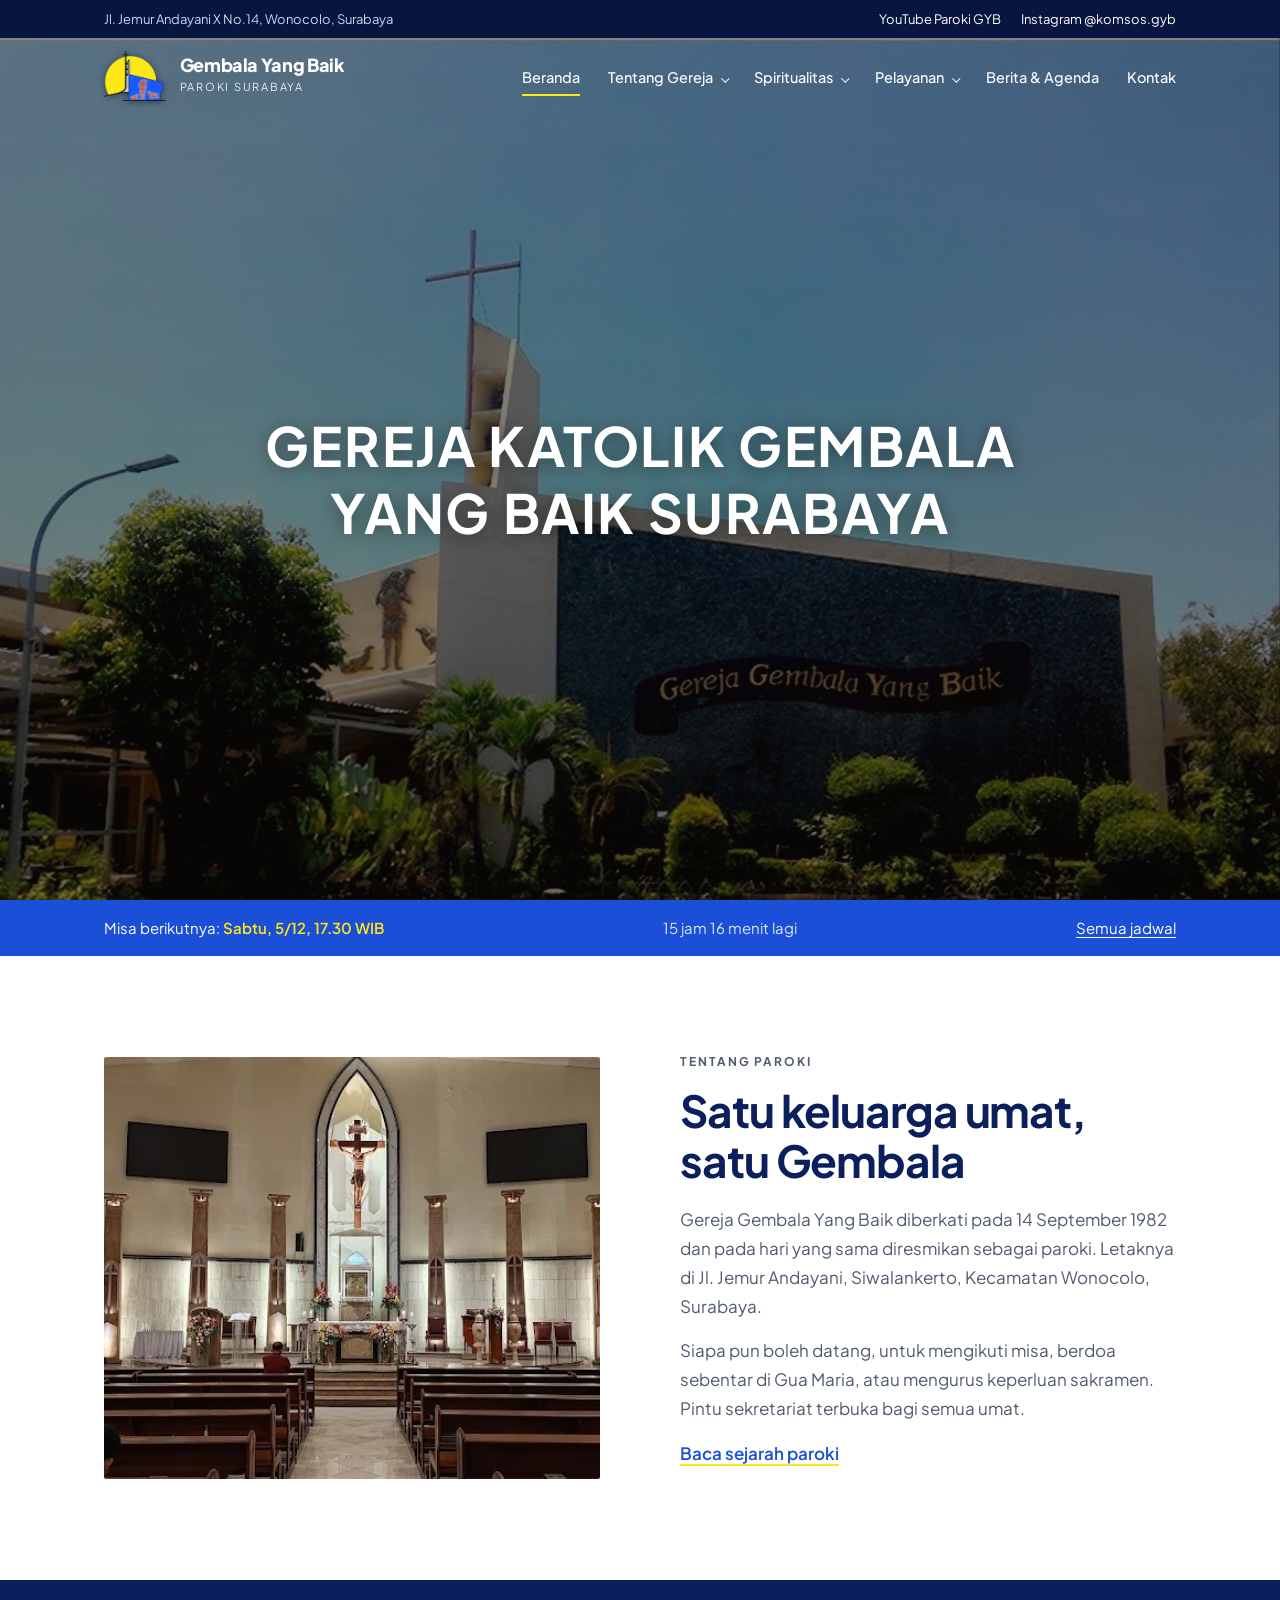
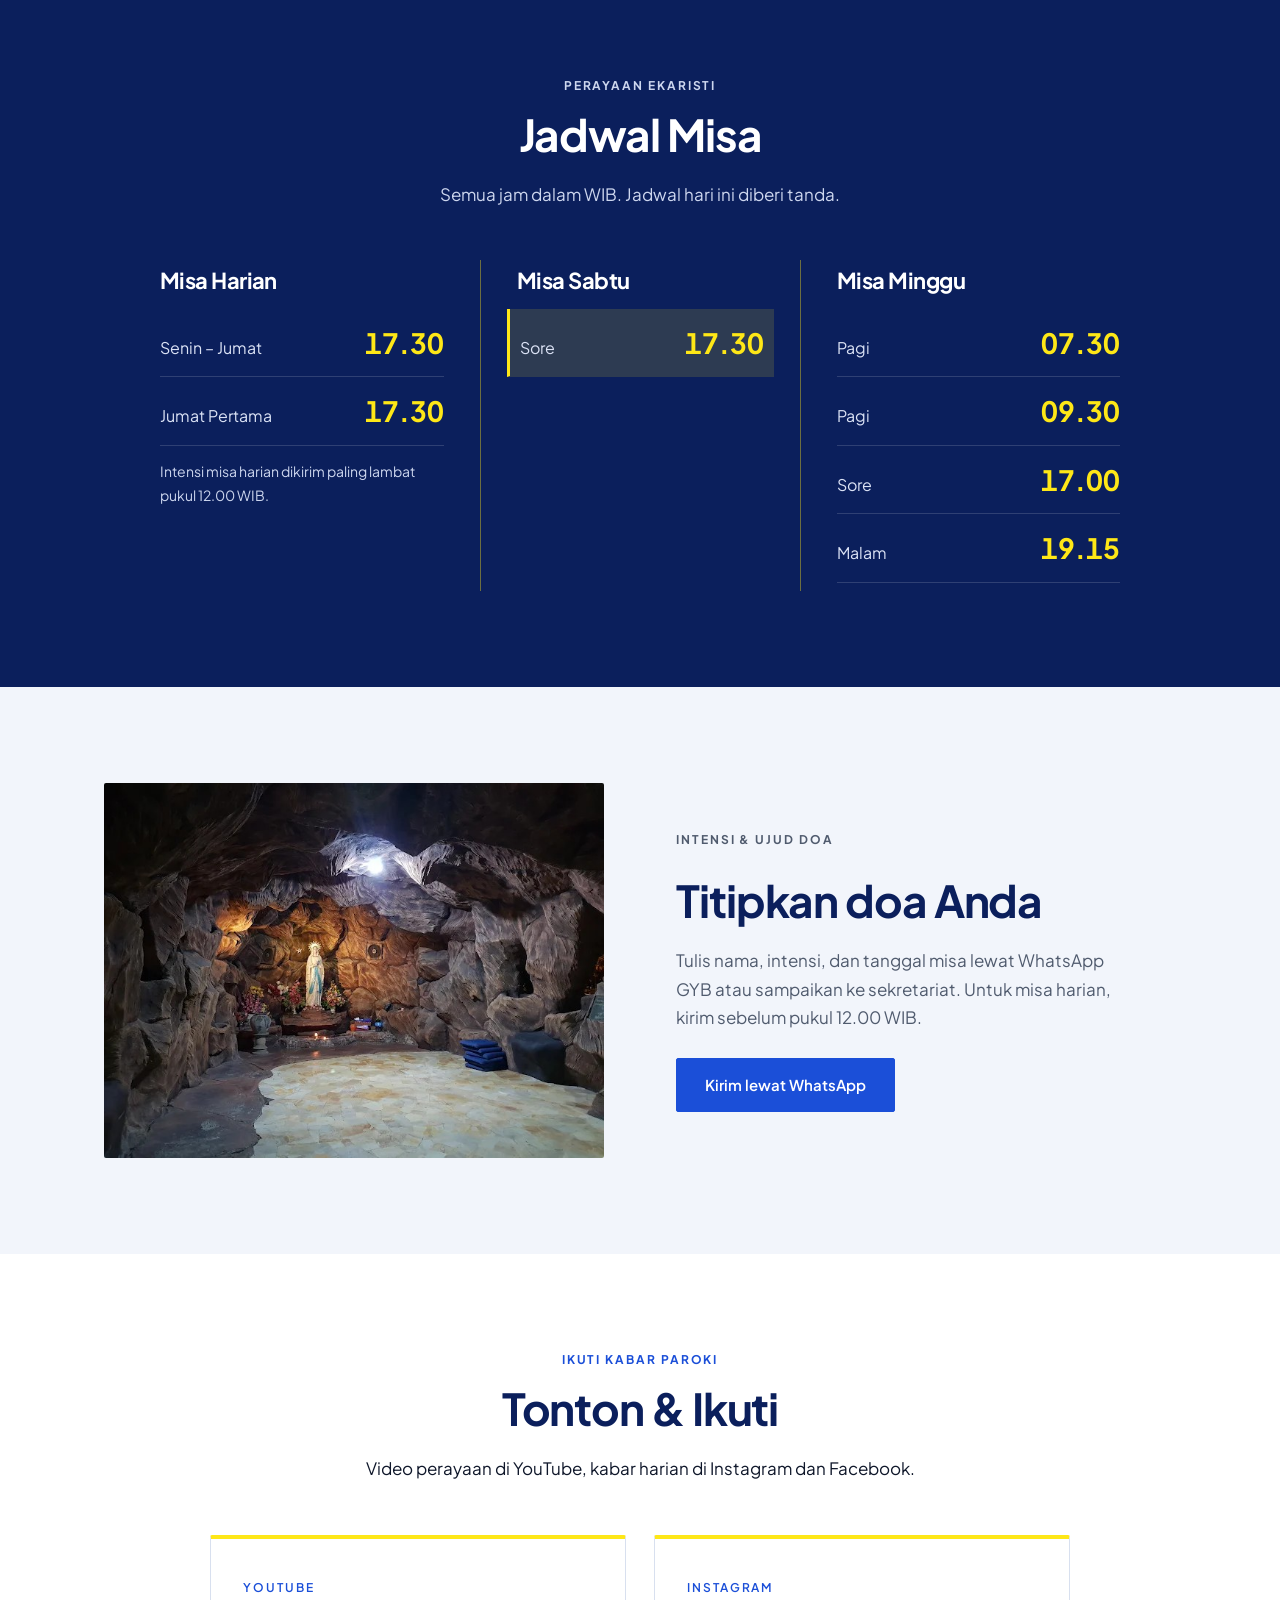
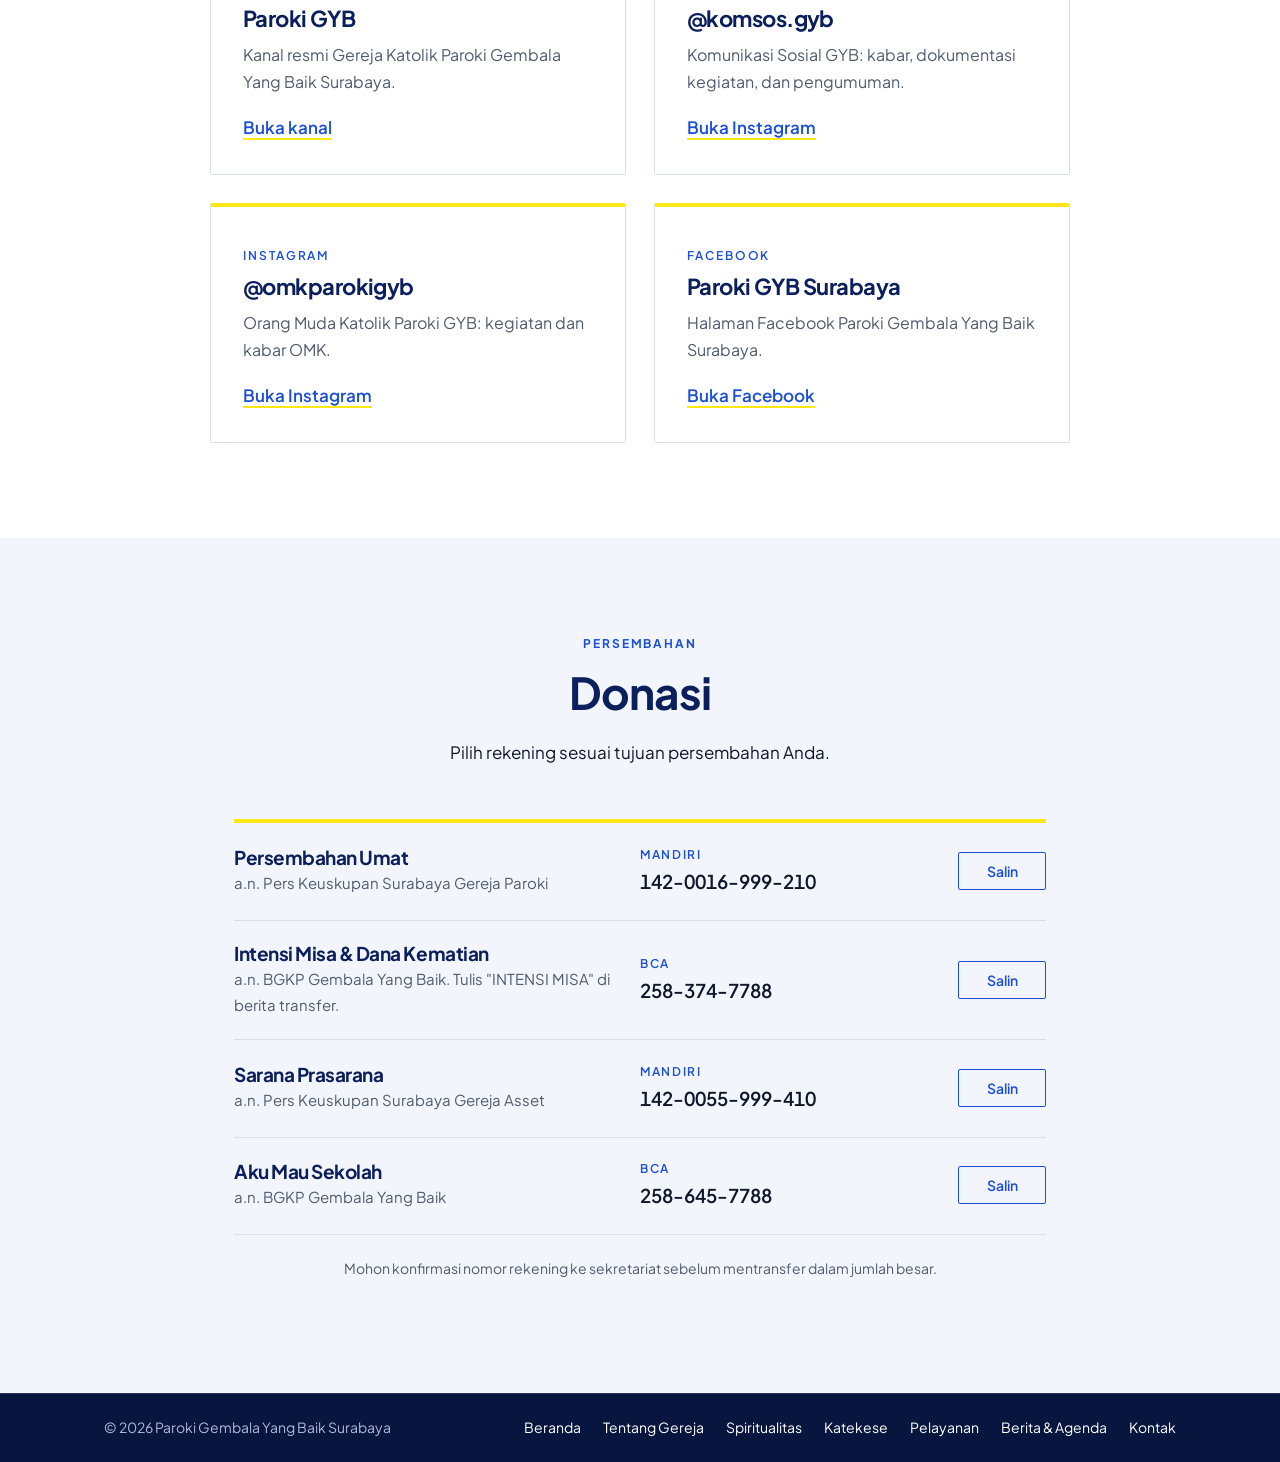
<file: index.html>
<!DOCTYPE html>
<html lang="id">
<head>
<meta charset="utf-8">
<meta name="viewport" content="width=device-width, initial-scale=1">
<title>Paroki Gembala Yang Baik Surabaya</title>
<meta name="description" content="Gereja Paroki Gembala Yang Baik, Siwalankerto, Surabaya. Jadwal misa, romo paroki, pelayanan umat, dan kabar paroki.">
<link rel="preconnect" href="https://fonts.googleapis.com">
<link rel="preconnect" href="https://fonts.gstatic.com" crossorigin>
<link href="https://fonts.googleapis.com/css2?family=Plus+Jakarta+Sans:wght@400;500;600;700;800&display=swap" rel="stylesheet">
<link rel="stylesheet" href="css/style.css">
</head>
<body>

<div class="topbar">
  <div class="wrap">
    <span>Jl. Jemur Andayani X No.14, Wonocolo, Surabaya</span>
    <span class="soc"><a href="https://www.youtube.com/@parokigyb" target="_blank" rel="noopener">YouTube Paroki GYB</a><a href="https://www.instagram.com/komsos.gyb/" target="_blank" rel="noopener">Instagram @komsos.gyb</a></span>
  </div>
</div>

<header class="nav on-light">
  <div class="wrap">
    <a href="index.html" class="brand" aria-label="Paroki Gembala Yang Baik, ke beranda">
      <img src="images/logo.png" alt="Logo Paroki Gembala Yang Baik">
      <span><b>Gembala Yang Baik</b><small>Paroki Surabaya</small></span>
    </a>
    <button class="burger" aria-label="Buka menu" aria-expanded="false"><svg viewBox="0 0 24 24"><path fill="none" stroke="currentColor" stroke-width="1.8" d="M3 7h18M3 12h18M3 17h18"/></svg></button>
    <nav id="nav">
      <ul>
        <li><a class="l active" href="index.html">Beranda</a></li>
        <li class="has-sub">
          <a class="l" href="tentang-gereja.html">Tentang Gereja</a>
          <ul class="sub">
            <li><a href="tentang-gereja.html#romo">Romo</a></li>
            <li><a href="tentang-gereja.html#misa">Jadwal Misa</a></li>
            <li><a href="tentang-gereja.html#fasilitas">Fasilitas</a></li>
            <li><a href="tentang-gereja.html#sejarah">Sejarah</a></li>
          </ul>
        </li>
        <li class="has-sub">
          <a class="l" href="spiritualitas.html">Spiritualitas</a>
          <ul class="sub">
            <li><a href="spiritualitas.html#spiritualitas">Spiritualitas SVD</a></li>
            <li><a href="spiritualitas.html#katekese">Katekese</a></li>
          </ul>
        </li>
        <li class="has-sub">
          <a class="l" href="pelayanan.html">Pelayanan</a>
          <ul class="sub">
            <li><a href="pelayanan.html#pelayanan">Pelayanan Umat</a></li>
            <li><a href="pelayanan.html#sakramen">Sakramen</a></li>
          </ul>
        </li>
        <li><a class="l" href="berita-agenda.html">Berita &amp; Agenda</a></li>
        <li><a class="l" href="kontak.html">Kontak</a></li>
      </ul>
    </nav>
  </div>
</header>

<main>
<section class="hero" data-nav="dark">
  <img class="banner" id="bnr" src="images/gereja.jpg" alt="Tampak depan Gereja Gembala Yang Baik dengan tulisan nama gereja di dinding batu">
  <div class="wrap">
    <h1>Gereja Katolik Gembala Yang Baik Surabaya</h1>
  </div>
</section>

<section data-nav="dark" class="next">
  <div class="wrap">
    <span>Misa berikutnya: <b id="nt">…</b></span>
    <span id="cd"></span>
    <a href="tentang-gereja.html#misa">Semua jadwal</a>
  </div>
</section>

<section data-nav="light" class="sec tentang" id="tentang">
  <div class="wrap">
    <div class="pics">
      <img id="fotoTentang" src="images/hero.jpg" alt="Panti imam dan salib di Gereja Gembala Yang Baik" loading="lazy">
    </div>
    <div>
      <p class="eyebrow">Tentang paroki</p>
      <h2>Satu keluarga umat,<br>satu Gembala</h2>
      <p>Gereja Gembala Yang Baik diberkati pada 14 September 1982 dan pada hari yang sama diresmikan sebagai paroki. Letaknya di Jl. Jemur Andayani, Siwalankerto, Kecamatan Wonocolo, Surabaya.</p>
      <p>Siapa pun boleh datang, untuk mengikuti misa, berdoa sebentar di Gua Maria, atau mengurus keperluan sakramen. Pintu sekretariat terbuka bagi semua umat.</p>
      <p><a class="link" href="tentang-gereja.html#sejarah">Baca sejarah paroki</a></p>
    </div>
  </div>
</section>

<section data-nav="dark" class="sec misa" id="misa">
  <div class="wrap">
    <div class="head">
      <p class="eyebrow">Perayaan Ekaristi</p>
      <h2>Jadwal Misa</h2>
      <p>Semua jam dalam WIB. Jadwal hari ini diberi tanda.</p>
    </div>
    <div class="cols" id="misaCols"></div>
  </div>
</section>

<section data-nav="light" class="sec doa">
  <div class="wrap">
    <img id="fotoDoa" src="images/gua.jpg" alt="Gua Maria di lingkungan gereja" loading="lazy">
    <div>
      <p class="eyebrow">Intensi &amp; ujud doa</p>
      <h2>Titipkan doa Anda</h2>
      <p>Tulis nama, intensi, dan tanggal misa lewat WhatsApp GYB atau sampaikan ke sekretariat. Untuk misa harian, kirim sebelum pukul 12.00 WIB.</p>
      <a class="btn" href="https://wa.me/6285158713611" target="_blank" rel="noopener">Kirim lewat WhatsApp</a>
    </div>
  </div>
</section>

<section data-nav="light" class="sec media" id="media">
  <div class="wrap">
    <div class="head">
      <p class="eyebrow">Ikuti kabar paroki</p>
      <h2>Tonton &amp; Ikuti</h2>
      <p>Video perayaan di YouTube, kabar harian di Instagram dan Facebook.</p>
    </div>
    <div class="two">
      <a class="mcard" href="https://www.youtube.com/@parokigyb" target="_blank" rel="noopener">
        <small>YouTube</small>
        <h3>Paroki GYB</h3>
        <p>Kanal resmi Gereja Katolik Paroki Gembala Yang Baik Surabaya.</p>
        <span class="link">Buka kanal</span>
      </a>
      <a class="mcard" href="https://www.instagram.com/komsos.gyb/" target="_blank" rel="noopener">
        <small>Instagram</small>
        <h3>@komsos.gyb</h3>
        <p>Komunikasi Sosial GYB: kabar, dokumentasi kegiatan, dan pengumuman.</p>
        <span class="link">Buka Instagram</span>
      </a>
      <a class="mcard" href="https://www.instagram.com/omkparokigyb/" target="_blank" rel="noopener">
        <small>Instagram</small>
        <h3>@omkparokigyb</h3>
        <p>Orang Muda Katolik Paroki GYB: kegiatan dan kabar OMK.</p>
        <span class="link">Buka Instagram</span>
      </a>
      <a class="mcard" href="https://www.facebook.com/parokigybsurabaya" target="_blank" rel="noopener">
        <small>Facebook</small>
        <h3>Paroki GYB Surabaya</h3>
        <p>Halaman Facebook Paroki Gembala Yang Baik Surabaya.</p>
        <span class="link">Buka Facebook</span>
      </a>
    </div>
  </div>
</section>
<section data-nav="light" class="sec" id="donasi">
  <div class="wrap narrow">
    <div class="head">
      <p class="eyebrow">Persembahan</p>
      <h2>Donasi</h2>
      <p>Pilih rekening sesuai tujuan persembahan Anda.</p>
    </div>
    <div class="acc" id="accList"></div>
    <p class="note" id="accNote"></p>
  </div>
</section>
</main>

<footer data-nav="dark">
  <div class="wrap">
    <span>© 2026 Paroki Gembala Yang Baik Surabaya</span>
    <span class="flinks"><a href="index.html">Beranda</a><a href="tentang-gereja.html">Tentang Gereja</a><a href="spiritualitas.html">Spiritualitas</a><a href="spiritualitas.html#katekese">Katekese</a><a href="pelayanan.html">Pelayanan</a><a href="berita-agenda.html">Berita &amp; Agenda</a><a href="kontak.html">Kontak</a></span>
  </div>
</footer>


<script src="js/data.js" defer></script>
<script src="js/render.js" defer></script>
<script src="js/script.js" defer></script>
<script src="js/motion.js" defer></script>
</body>
</html>
</file>
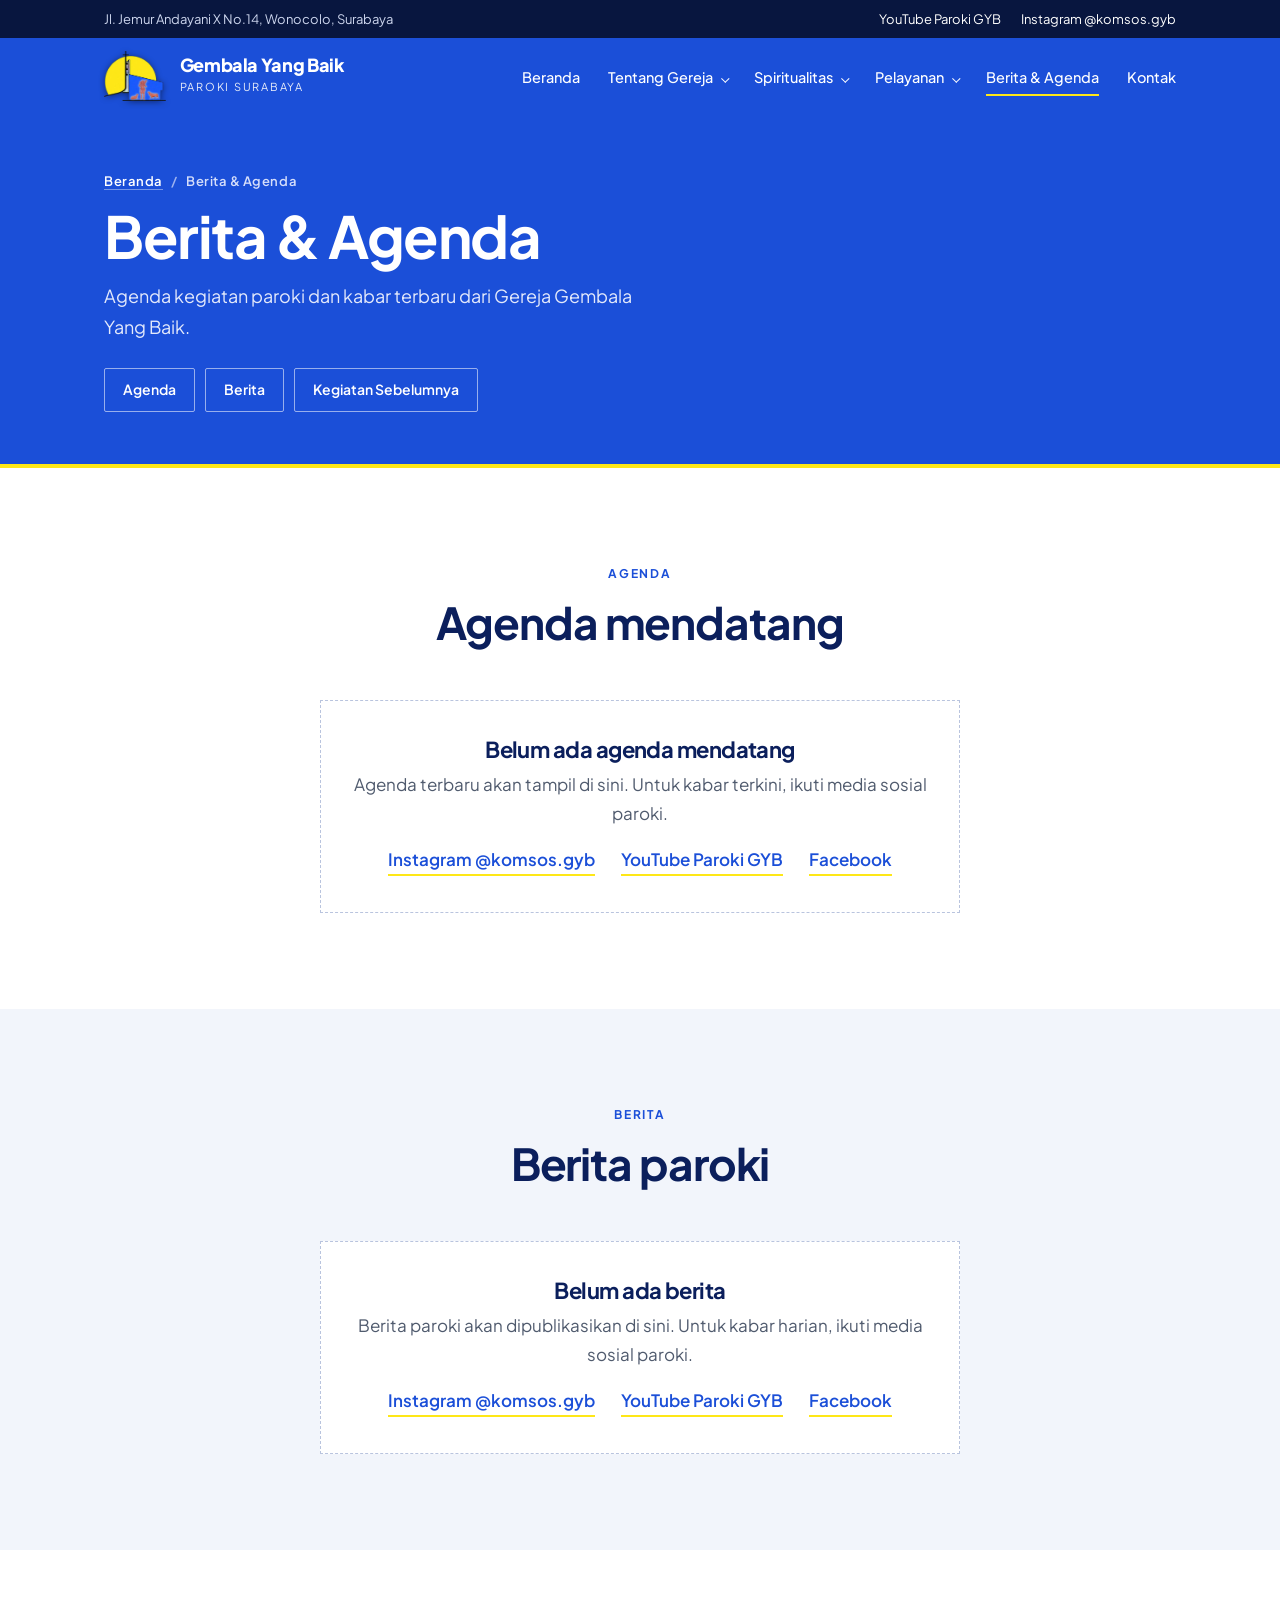
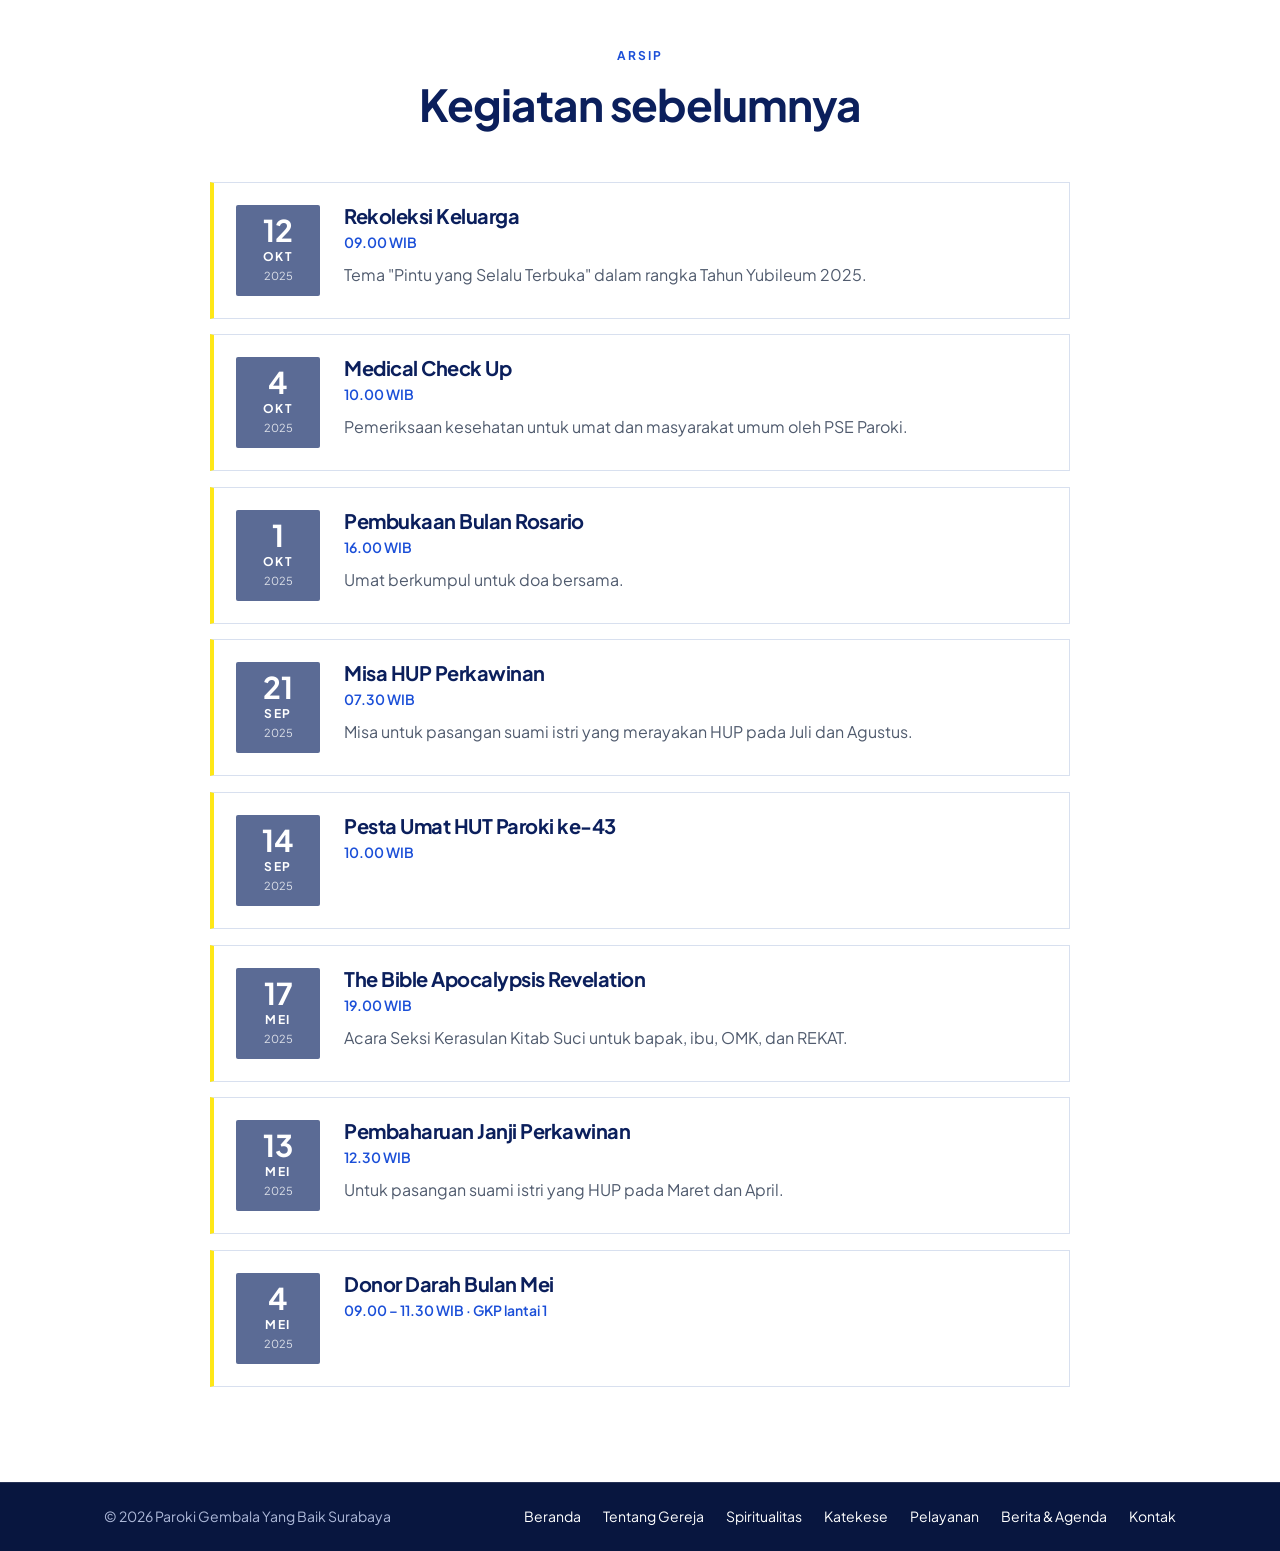
<file: berita-agenda.html>
<!DOCTYPE html>
<html lang="id">
<head>
<meta charset="utf-8">
<meta name="viewport" content="width=device-width, initial-scale=1">
<title>Berita &amp; Agenda · Paroki Gembala Yang Baik</title>
<meta name="description" content="Agenda kegiatan dan berita Paroki Gembala Yang Baik Surabaya.">
<link rel="preconnect" href="https://fonts.googleapis.com">
<link rel="preconnect" href="https://fonts.gstatic.com" crossorigin>
<link href="https://fonts.googleapis.com/css2?family=Plus+Jakarta+Sans:wght@400;500;600;700;800&display=swap" rel="stylesheet">
<link rel="stylesheet" href="css/style.css">
</head>
<body>

<div class="topbar">
  <div class="wrap">
    <span>Jl. Jemur Andayani X No.14, Wonocolo, Surabaya</span>
    <span class="soc"><a href="https://www.youtube.com/@parokigyb" target="_blank" rel="noopener">YouTube Paroki GYB</a><a href="https://www.instagram.com/komsos.gyb/" target="_blank" rel="noopener">Instagram @komsos.gyb</a></span>
  </div>
</div>

<header class="nav on-light">
  <div class="wrap">
    <a href="index.html" class="brand" aria-label="Paroki Gembala Yang Baik, ke beranda">
      <img src="images/logo.png" alt="Logo Paroki Gembala Yang Baik">
      <span><b>Gembala Yang Baik</b><small>Paroki Surabaya</small></span>
    </a>
    <button class="burger" aria-label="Buka menu" aria-expanded="false"><svg viewBox="0 0 24 24"><path fill="none" stroke="currentColor" stroke-width="1.8" d="M3 7h18M3 12h18M3 17h18"/></svg></button>
    <nav id="nav">
      <ul>
        <li><a class="l" href="index.html">Beranda</a></li>
        <li class="has-sub">
          <a class="l" href="tentang-gereja.html">Tentang Gereja</a>
          <ul class="sub">
            <li><a href="tentang-gereja.html#romo">Romo</a></li>
            <li><a href="tentang-gereja.html#misa">Jadwal Misa</a></li>
            <li><a href="tentang-gereja.html#fasilitas">Fasilitas</a></li>
            <li><a href="tentang-gereja.html#sejarah">Sejarah</a></li>
          </ul>
        </li>
        <li class="has-sub">
          <a class="l" href="spiritualitas.html">Spiritualitas</a>
          <ul class="sub">
            <li><a href="spiritualitas.html#spiritualitas">Spiritualitas SVD</a></li>
            <li><a href="spiritualitas.html#katekese">Katekese</a></li>
          </ul>
        </li>
        <li class="has-sub">
          <a class="l" href="pelayanan.html">Pelayanan</a>
          <ul class="sub">
            <li><a href="pelayanan.html#pelayanan">Pelayanan Umat</a></li>
            <li><a href="pelayanan.html#sakramen">Sakramen</a></li>
          </ul>
        </li>
        <li><a class="l active" href="berita-agenda.html">Berita &amp; Agenda</a></li>
        <li><a class="l" href="kontak.html">Kontak</a></li>
      </ul>
    </nav>
  </div>
</header>

<main>
<section class="pagehero" data-nav="dark">
  <div class="wrap">
    <p class="crumb"><a href="index.html">Beranda</a> <span>/</span> Berita &amp; Agenda</p>
    <h1>Berita &amp; Agenda</h1>
    <p class="pdesc">Agenda kegiatan paroki dan kabar terbaru dari Gereja Gembala Yang Baik.</p>
    <div class="chips"><a href="#agenda">Agenda</a><a href="#berita">Berita</a><a href="#arsip">Kegiatan Sebelumnya</a></div>
  </div>
</section>

<section data-nav="light" class="sec" id="agenda">
  <div class="wrap">
    <div class="head">
      <p class="eyebrow">Agenda</p>
      <h2>Agenda mendatang</h2>
    </div>
    <div class="evlist" id="agendaList"></div>
  </div>
</section>

<section data-nav="light" class="sec ber" id="berita">
  <div class="wrap">
    <div class="head">
      <p class="eyebrow">Berita</p>
      <h2>Berita paroki</h2>
    </div>
    <div class="newsgrid" id="beritaList"></div>
  </div>
</section>

<section data-nav="light" class="sec" id="arsip">
  <div class="wrap">
    <div class="head">
      <p class="eyebrow">Arsip</p>
      <h2>Kegiatan sebelumnya</h2>
    </div>
    <div class="evlist past" id="arsipList"></div>
  </div>
</section>
</main>

<footer data-nav="dark">
  <div class="wrap">
    <span>© 2026 Paroki Gembala Yang Baik Surabaya</span>
    <span class="flinks"><a href="index.html">Beranda</a><a href="tentang-gereja.html">Tentang Gereja</a><a href="spiritualitas.html">Spiritualitas</a><a href="spiritualitas.html#katekese">Katekese</a><a href="pelayanan.html">Pelayanan</a><a href="berita-agenda.html">Berita &amp; Agenda</a><a href="kontak.html">Kontak</a></span>
  </div>
</footer>


<script src="js/data.js" defer></script>
<script src="js/agenda.js" defer></script>
<script src="js/script.js" defer></script>
<script src="js/motion.js" defer></script>
</body>
</html>
</file>
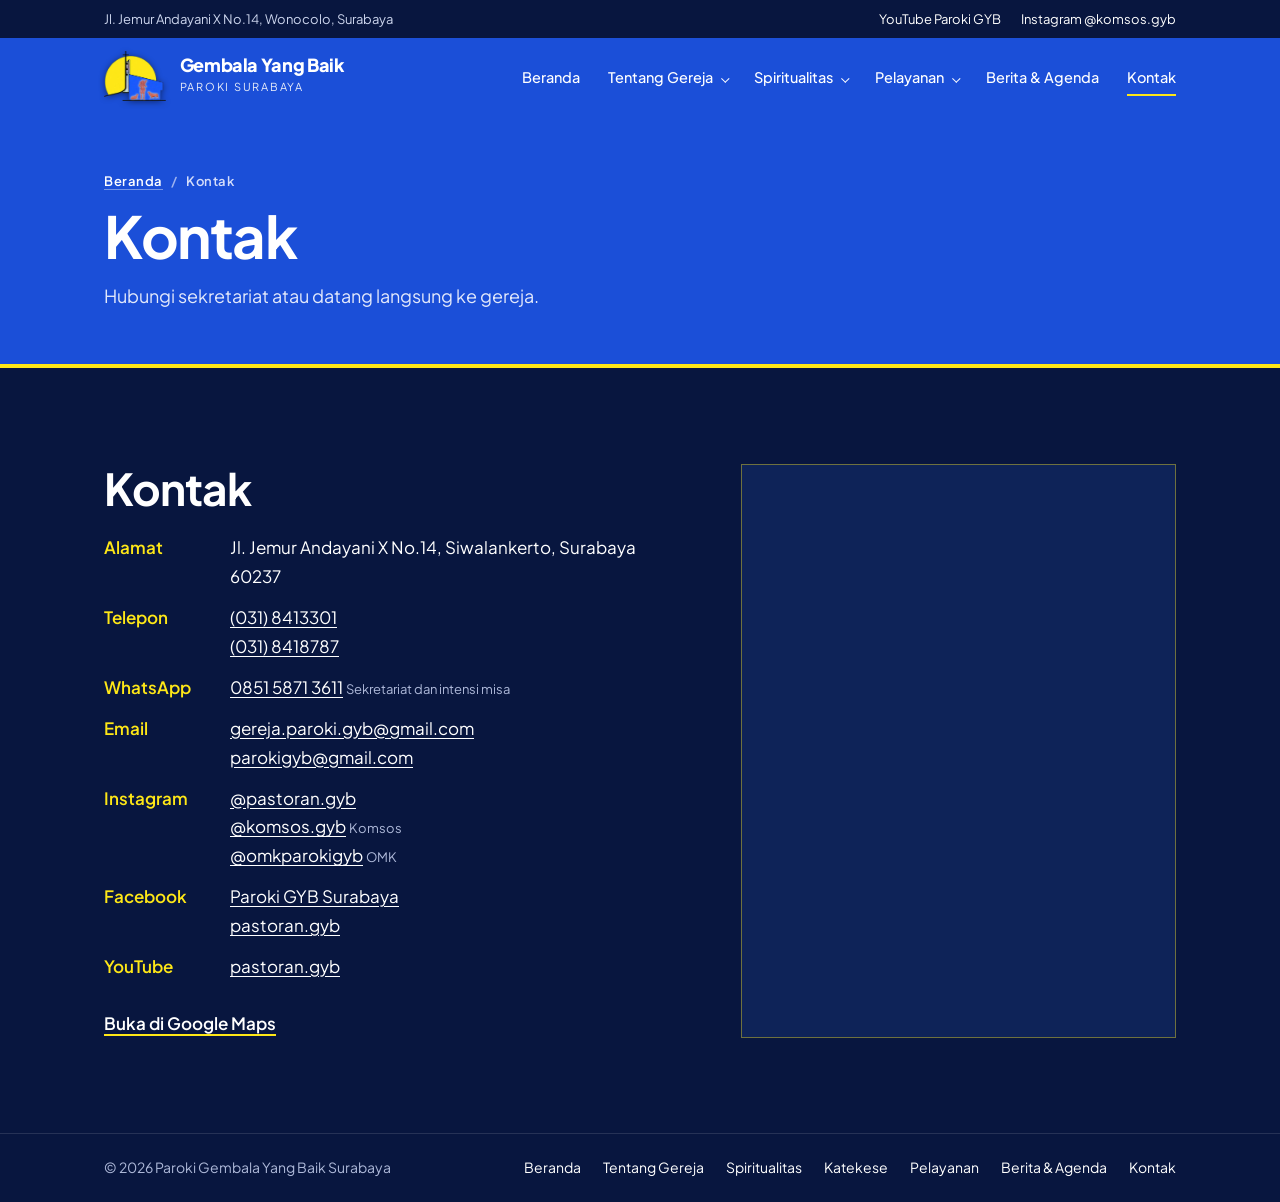
<file: kontak.html>
<!DOCTYPE html>
<html lang="id">
<head>
<meta charset="utf-8">
<meta name="viewport" content="width=device-width, initial-scale=1">
<title>Kontak · Paroki Gembala Yang Baik</title>
<meta name="description" content="Alamat, telepon, email, dan lokasi Gereja Gembala Yang Baik Surabaya.">
<link rel="preconnect" href="https://fonts.googleapis.com">
<link rel="preconnect" href="https://fonts.gstatic.com" crossorigin>
<link href="https://fonts.googleapis.com/css2?family=Plus+Jakarta+Sans:wght@400;500;600;700;800&display=swap" rel="stylesheet">
<link rel="stylesheet" href="css/style.css">
</head>
<body>

<div class="topbar">
  <div class="wrap">
    <span>Jl. Jemur Andayani X No.14, Wonocolo, Surabaya</span>
    <span class="soc"><a href="https://www.youtube.com/@parokigyb" target="_blank" rel="noopener">YouTube Paroki GYB</a><a href="https://www.instagram.com/komsos.gyb/" target="_blank" rel="noopener">Instagram @komsos.gyb</a></span>
  </div>
</div>

<header class="nav on-light">
  <div class="wrap">
    <a href="index.html" class="brand" aria-label="Paroki Gembala Yang Baik, ke beranda">
      <img src="images/logo.png" alt="Logo Paroki Gembala Yang Baik">
      <span><b>Gembala Yang Baik</b><small>Paroki Surabaya</small></span>
    </a>
    <button class="burger" aria-label="Buka menu" aria-expanded="false"><svg viewBox="0 0 24 24"><path fill="none" stroke="currentColor" stroke-width="1.8" d="M3 7h18M3 12h18M3 17h18"/></svg></button>
    <nav id="nav">
      <ul>
        <li><a class="l" href="index.html">Beranda</a></li>
        <li class="has-sub">
          <a class="l" href="tentang-gereja.html">Tentang Gereja</a>
          <ul class="sub">
            <li><a href="tentang-gereja.html#romo">Romo</a></li>
            <li><a href="tentang-gereja.html#misa">Jadwal Misa</a></li>
            <li><a href="tentang-gereja.html#fasilitas">Fasilitas</a></li>
            <li><a href="tentang-gereja.html#sejarah">Sejarah</a></li>
          </ul>
        </li>
        <li class="has-sub">
          <a class="l" href="spiritualitas.html">Spiritualitas</a>
          <ul class="sub">
            <li><a href="spiritualitas.html#spiritualitas">Spiritualitas SVD</a></li>
            <li><a href="spiritualitas.html#katekese">Katekese</a></li>
          </ul>
        </li>
        <li class="has-sub">
          <a class="l" href="pelayanan.html">Pelayanan</a>
          <ul class="sub">
            <li><a href="pelayanan.html#pelayanan">Pelayanan Umat</a></li>
            <li><a href="pelayanan.html#sakramen">Sakramen</a></li>
          </ul>
        </li>
        <li><a class="l" href="berita-agenda.html">Berita &amp; Agenda</a></li>
        <li><a class="l active" href="kontak.html">Kontak</a></li>
      </ul>
    </nav>
  </div>
</header>

<main>
<section data-nav="dark" class="pagehero" data-nav="dark">
  <div class="wrap">
    <p class="crumb"><a href="index.html">Beranda</a> <span>/</span> Kontak</p>
    <h1>Kontak</h1>
    <p class="pdesc">Hubungi sekretariat atau datang langsung ke gereja.</p>
  </div>
</section>

<section data-nav="dark" class="sec kontak" id="kontak">
  <div class="wrap">
    <div>
      <h2>Kontak</h2>
      <dl id="kontakList"></dl>
      <a class="link" id="mapsLink" href="#" target="_blank" rel="noopener">Buka di Google Maps</a>
    </div>
    <div class="mapbox" id="mapbox">
      <div class="mapfb">
        <svg viewBox="0 0 24 24" width="40" height="40" aria-hidden="true"><path fill="none" stroke="currentColor" stroke-width="1.8" d="M12 21s7-6.2 7-11.5A7 7 0 0 0 5 9.5C5 14.800 12 21 12 21z"/><circle cx="12" cy="9.500" r="2.500" fill="none" stroke="currentColor" stroke-width="1.8"/></svg>
        <h3>Gereja Gembala Yang Baik</h3>
        <p>Jl. Jemur Andayani X No.14, Siwalankerto, Surabaya 60237</p>
        <a class="btn go" id="mapsBtn" href="#" target="_blank" rel="noopener">Buka peta di Google Maps</a>
      </div>
      <iframe title="Peta lokasi Gereja Gembala Yang Baik di Google Maps" data-src="https://www.google.com/maps?q=Gereja+Gembala+Yang+Baik,+Jl.+Jemur+Andayani+X+No.14,+Siwalankerto,+Surabaya+60237&amp;output=embed" loading="lazy" referrerpolicy="no-referrer-when-downgrade" allowfullscreen></iframe>
    </div>
  </div>
</section>
</main>

<footer data-nav="dark">
  <div class="wrap">
    <span>© 2026 Paroki Gembala Yang Baik Surabaya</span>
    <span class="flinks"><a href="index.html">Beranda</a><a href="tentang-gereja.html">Tentang Gereja</a><a href="spiritualitas.html">Spiritualitas</a><a href="spiritualitas.html#katekese">Katekese</a><a href="pelayanan.html">Pelayanan</a><a href="berita-agenda.html">Berita &amp; Agenda</a><a href="kontak.html">Kontak</a></span>
  </div>
</footer>


<script src="js/data.js" defer></script>
<script src="js/render.js" defer></script>
<script src="js/script.js" defer></script>
<script src="js/motion.js" defer></script>
</body>
</html>
</file>
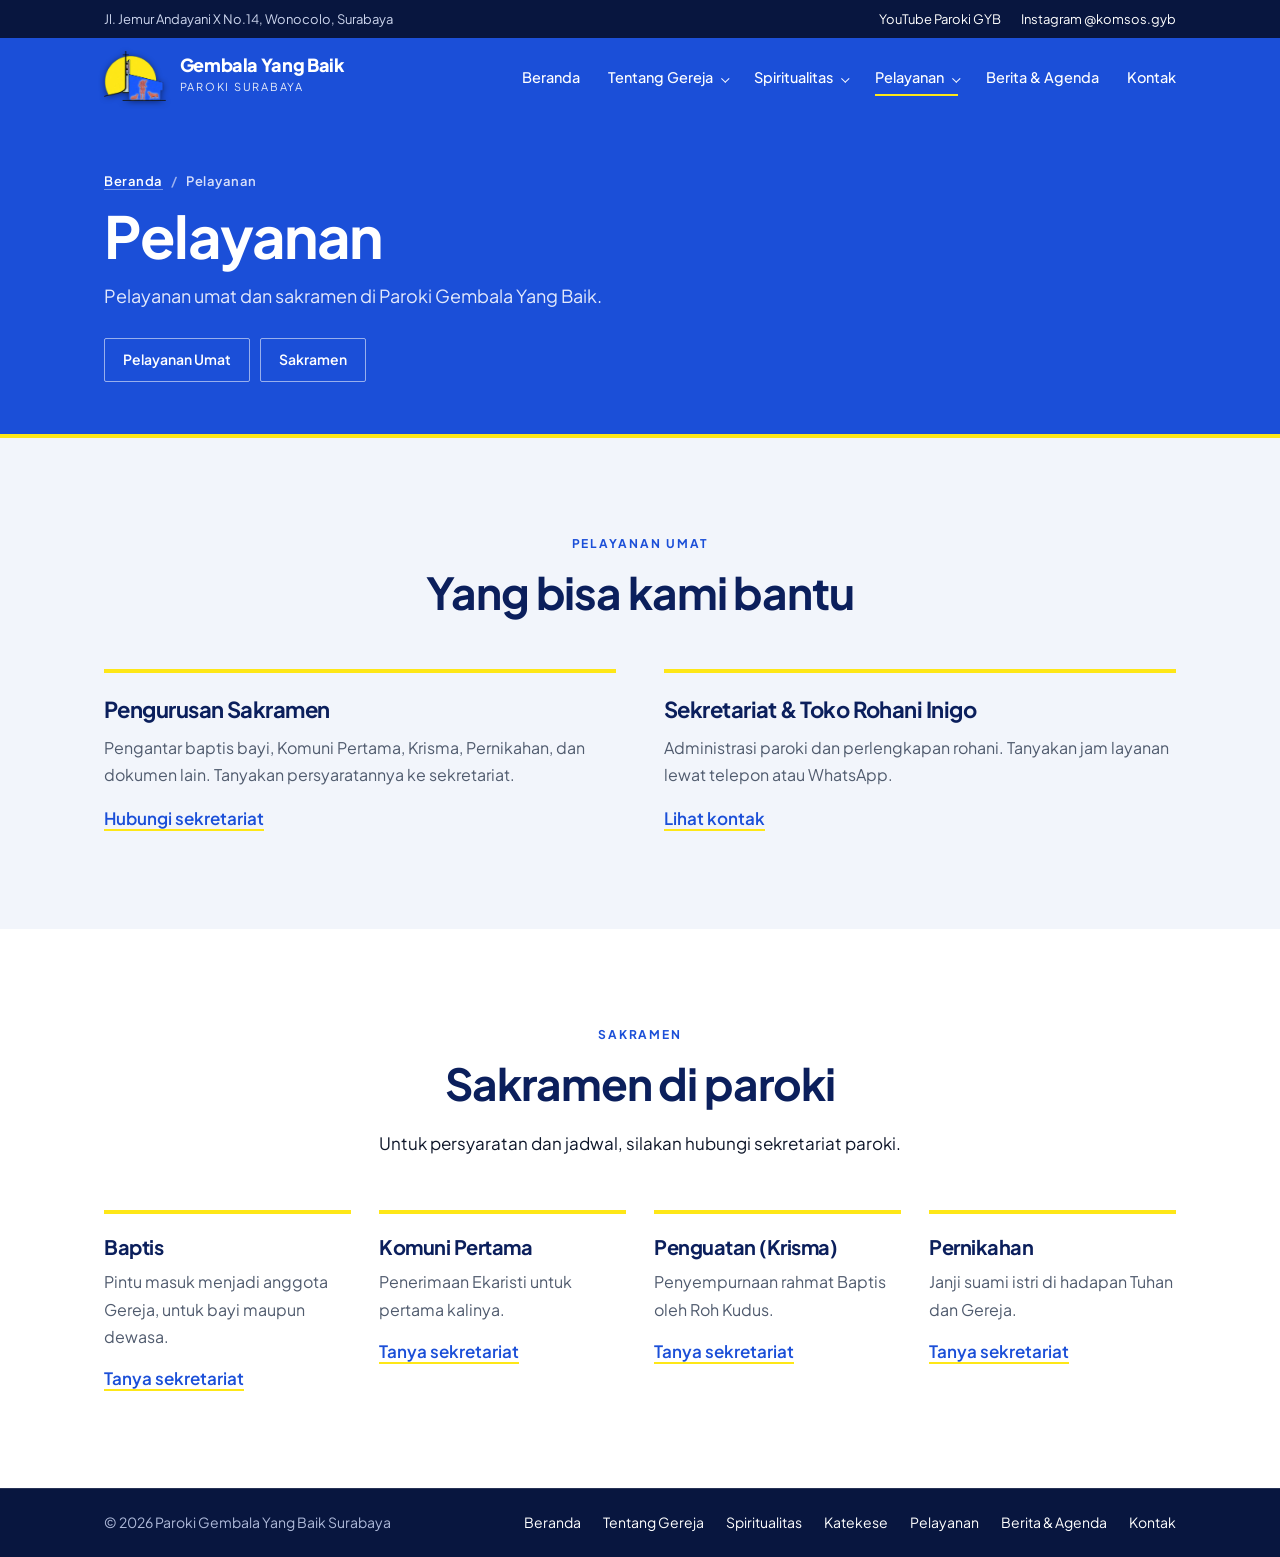
<file: pelayanan.html>
<!DOCTYPE html>
<html lang="id">
<head>
<meta charset="utf-8">
<meta name="viewport" content="width=device-width, initial-scale=1">
<title>Pelayanan · Paroki Gembala Yang Baik</title>
<meta name="description" content="Pelayanan umat dan sakramen di Paroki Gembala Yang Baik Surabaya.">
<link rel="preconnect" href="https://fonts.googleapis.com">
<link rel="preconnect" href="https://fonts.gstatic.com" crossorigin>
<link href="https://fonts.googleapis.com/css2?family=Plus+Jakarta+Sans:wght@400;500;600;700;800&display=swap" rel="stylesheet">
<link rel="stylesheet" href="css/style.css">
</head>
<body>

<div class="topbar">
  <div class="wrap">
    <span>Jl. Jemur Andayani X No.14, Wonocolo, Surabaya</span>
    <span class="soc"><a href="https://www.youtube.com/@parokigyb" target="_blank" rel="noopener">YouTube Paroki GYB</a><a href="https://www.instagram.com/komsos.gyb/" target="_blank" rel="noopener">Instagram @komsos.gyb</a></span>
  </div>
</div>

<header class="nav on-light">
  <div class="wrap">
    <a href="index.html" class="brand" aria-label="Paroki Gembala Yang Baik, ke beranda">
      <img src="images/logo.png" alt="Logo Paroki Gembala Yang Baik">
      <span><b>Gembala Yang Baik</b><small>Paroki Surabaya</small></span>
    </a>
    <button class="burger" aria-label="Buka menu" aria-expanded="false"><svg viewBox="0 0 24 24"><path fill="none" stroke="currentColor" stroke-width="1.8" d="M3 7h18M3 12h18M3 17h18"/></svg></button>
    <nav id="nav">
      <ul>
        <li><a class="l" href="index.html">Beranda</a></li>
        <li class="has-sub">
          <a class="l" href="tentang-gereja.html">Tentang Gereja</a>
          <ul class="sub">
            <li><a href="tentang-gereja.html#romo">Romo</a></li>
            <li><a href="tentang-gereja.html#misa">Jadwal Misa</a></li>
            <li><a href="tentang-gereja.html#fasilitas">Fasilitas</a></li>
            <li><a href="tentang-gereja.html#sejarah">Sejarah</a></li>
          </ul>
        </li>
        <li class="has-sub">
          <a class="l" href="spiritualitas.html">Spiritualitas</a>
          <ul class="sub">
            <li><a href="spiritualitas.html#spiritualitas">Spiritualitas SVD</a></li>
            <li><a href="spiritualitas.html#katekese">Katekese</a></li>
          </ul>
        </li>
        <li class="has-sub">
          <a class="l active" href="pelayanan.html">Pelayanan</a>
          <ul class="sub">
            <li><a href="pelayanan.html#pelayanan">Pelayanan Umat</a></li>
            <li><a href="pelayanan.html#sakramen">Sakramen</a></li>
          </ul>
        </li>
        <li><a class="l" href="berita-agenda.html">Berita &amp; Agenda</a></li>
        <li><a class="l" href="kontak.html">Kontak</a></li>
      </ul>
    </nav>
  </div>
</header>

<main>
<section data-nav="dark" class="pagehero" data-nav="dark">
  <div class="wrap">
    <p class="crumb"><a href="index.html">Beranda</a> <span>/</span> Pelayanan</p>
    <h1>Pelayanan</h1>
    <p class="pdesc">Pelayanan umat dan sakramen di Paroki Gembala Yang Baik.</p>
      <div class="chips"><a href="#pelayanan">Pelayanan Umat</a><a href="#sakramen">Sakramen</a></div>
  </div>
</section>

<section data-nav="light" class="sec pelayanan" id="pelayanan">
  <div class="wrap">
    <div class="head">
      <p class="eyebrow">Pelayanan umat</p>
      <h2>Yang bisa kami bantu</h2>
    </div>
    <div class="grid3">
      <article>
        <h3>Pengurusan Sakramen</h3>
        <p>Pengantar baptis bayi, Komuni Pertama, Krisma, Pernikahan, dan dokumen lain. Tanyakan persyaratannya ke sekretariat.</p>
        <a class="link" href="https://wa.me/6285158713611" target="_blank" rel="noopener">Hubungi sekretariat</a>
      </article>
      <article>
        <h3>Sekretariat &amp; Toko Rohani Inigo</h3>
        <p>Administrasi paroki dan perlengkapan rohani. Tanyakan jam layanan lewat telepon atau WhatsApp.</p>
        <a class="link" href="kontak.html">Lihat kontak</a>
      </article>
    </div>
  </div>
</section>

<section data-nav="light" class="sec sakramen" id="sakramen">
  <div class="wrap">
    <div class="head">
      <p class="eyebrow">Sakramen</p>
      <h2>Sakramen di paroki</h2>
      <p>Untuk persyaratan dan jadwal, silakan hubungi sekretariat paroki.</p>
    </div>
    <div class="sgrid">
      <article>
        <h3>Baptis</h3>
        <p>Pintu masuk menjadi anggota Gereja, untuk bayi maupun dewasa.</p>
        <a class="link" href="https://wa.me/6285158713611" target="_blank" rel="noopener">Tanya sekretariat</a>
      </article>
      <article>
        <h3>Komuni Pertama</h3>
        <p>Penerimaan Ekaristi untuk pertama kalinya.</p>
        <a class="link" href="https://wa.me/6285158713611" target="_blank" rel="noopener">Tanya sekretariat</a>
      </article>
      <article>
        <h3>Penguatan (Krisma)</h3>
        <p>Penyempurnaan rahmat Baptis oleh Roh Kudus.</p>
        <a class="link" href="kontak.html">Tanya sekretariat</a>
      </article>
      <article>
        <h3>Pernikahan</h3>
        <p>Janji suami istri di hadapan Tuhan dan Gereja.</p>
        <a class="link" href="kontak.html">Tanya sekretariat</a>
      </article>
    </div>
  </div>
</section>
</main>

<footer data-nav="dark">
  <div class="wrap">
    <span>© 2026 Paroki Gembala Yang Baik Surabaya</span>
    <span class="flinks"><a href="index.html">Beranda</a><a href="tentang-gereja.html">Tentang Gereja</a><a href="spiritualitas.html">Spiritualitas</a><a href="spiritualitas.html#katekese">Katekese</a><a href="pelayanan.html">Pelayanan</a><a href="berita-agenda.html">Berita &amp; Agenda</a><a href="kontak.html">Kontak</a></span>
  </div>
</footer>


<script src="js/data.js" defer></script>
<script src="js/script.js" defer></script>
<script src="js/motion.js" defer></script>
</body>
</html>
</file>
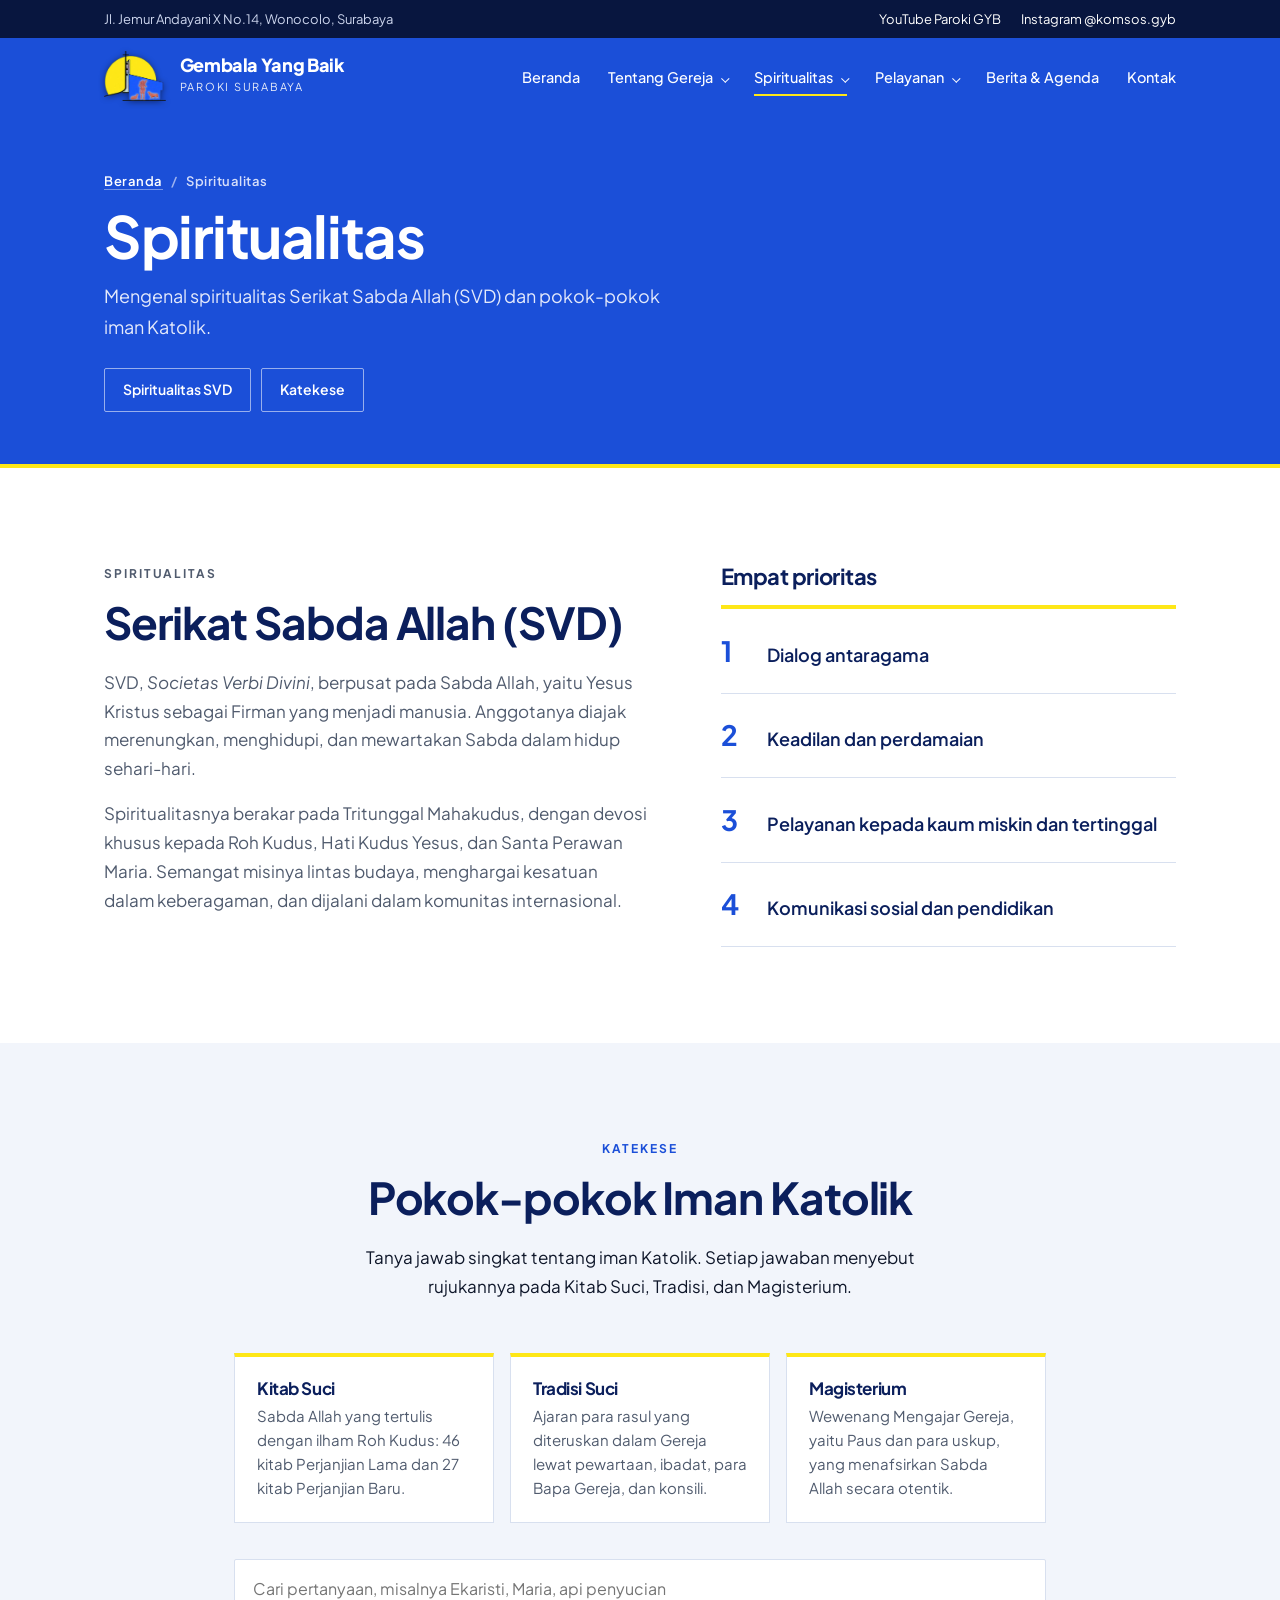
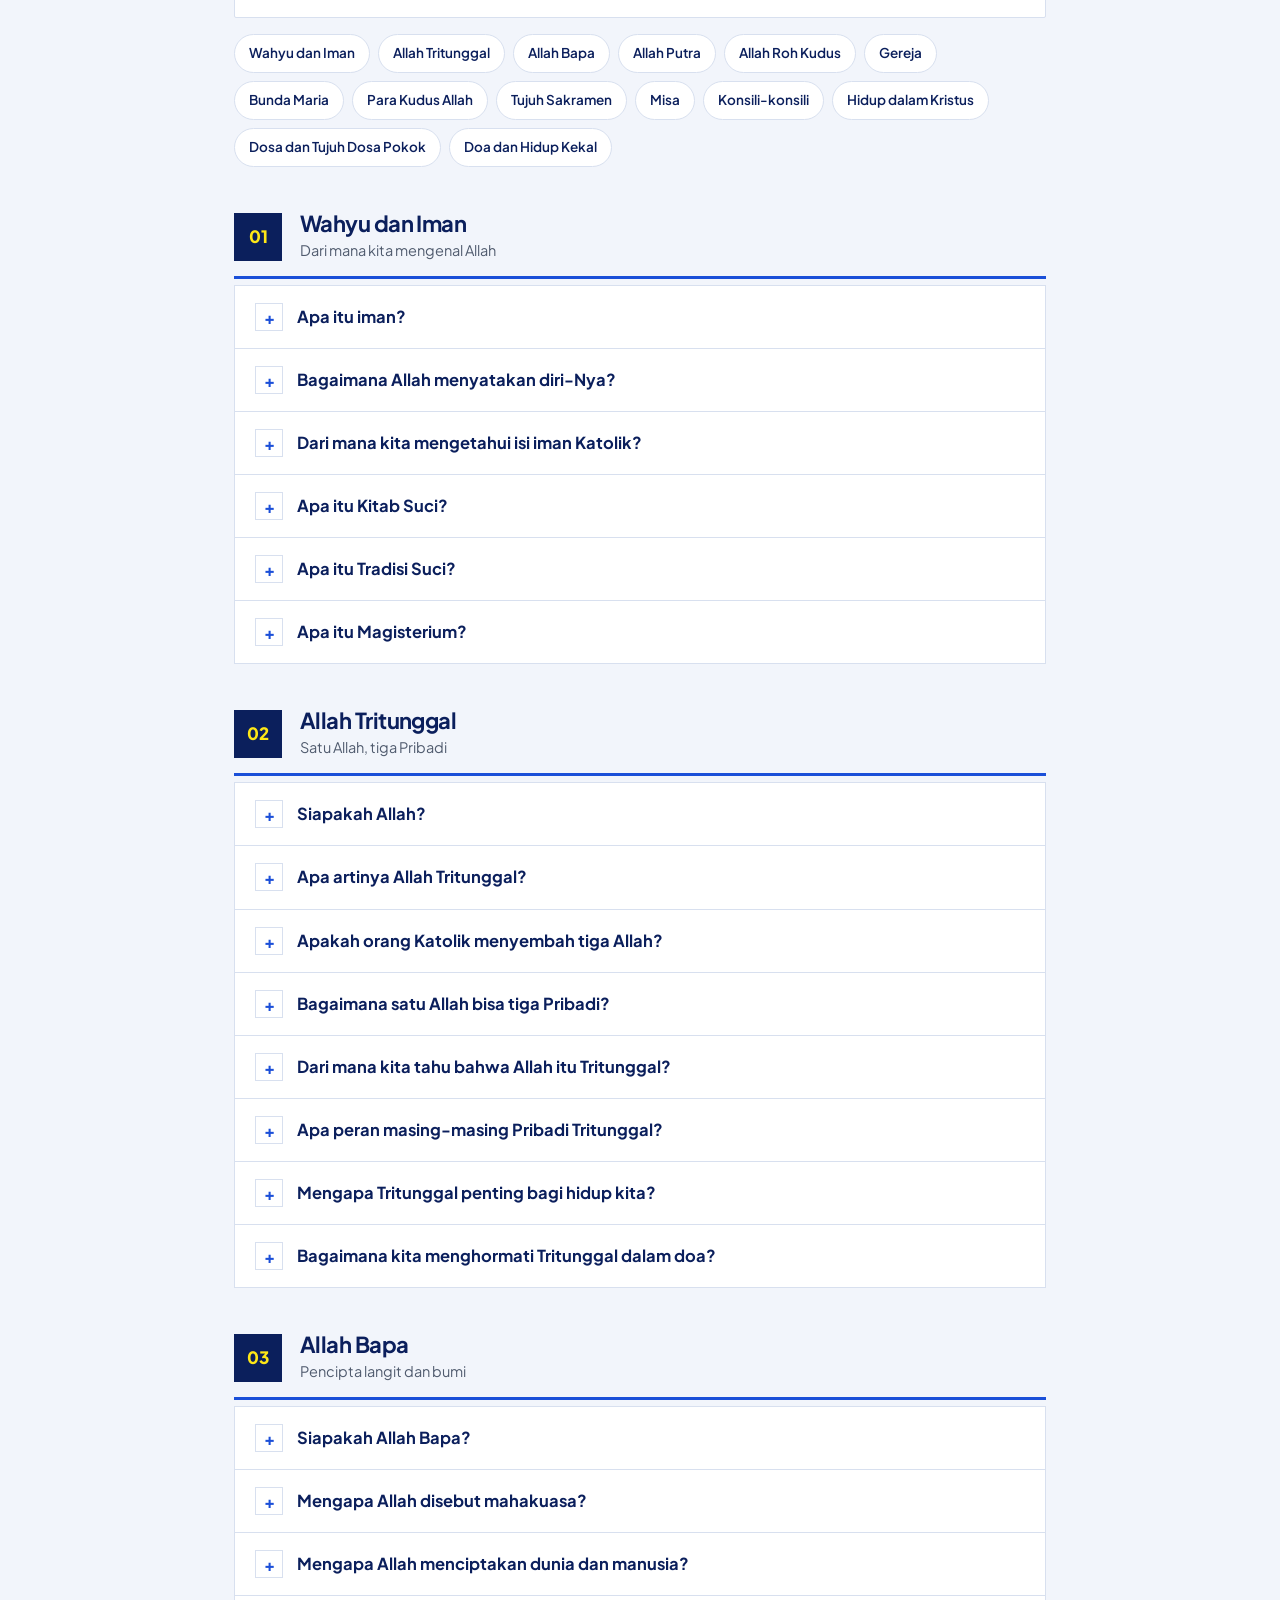
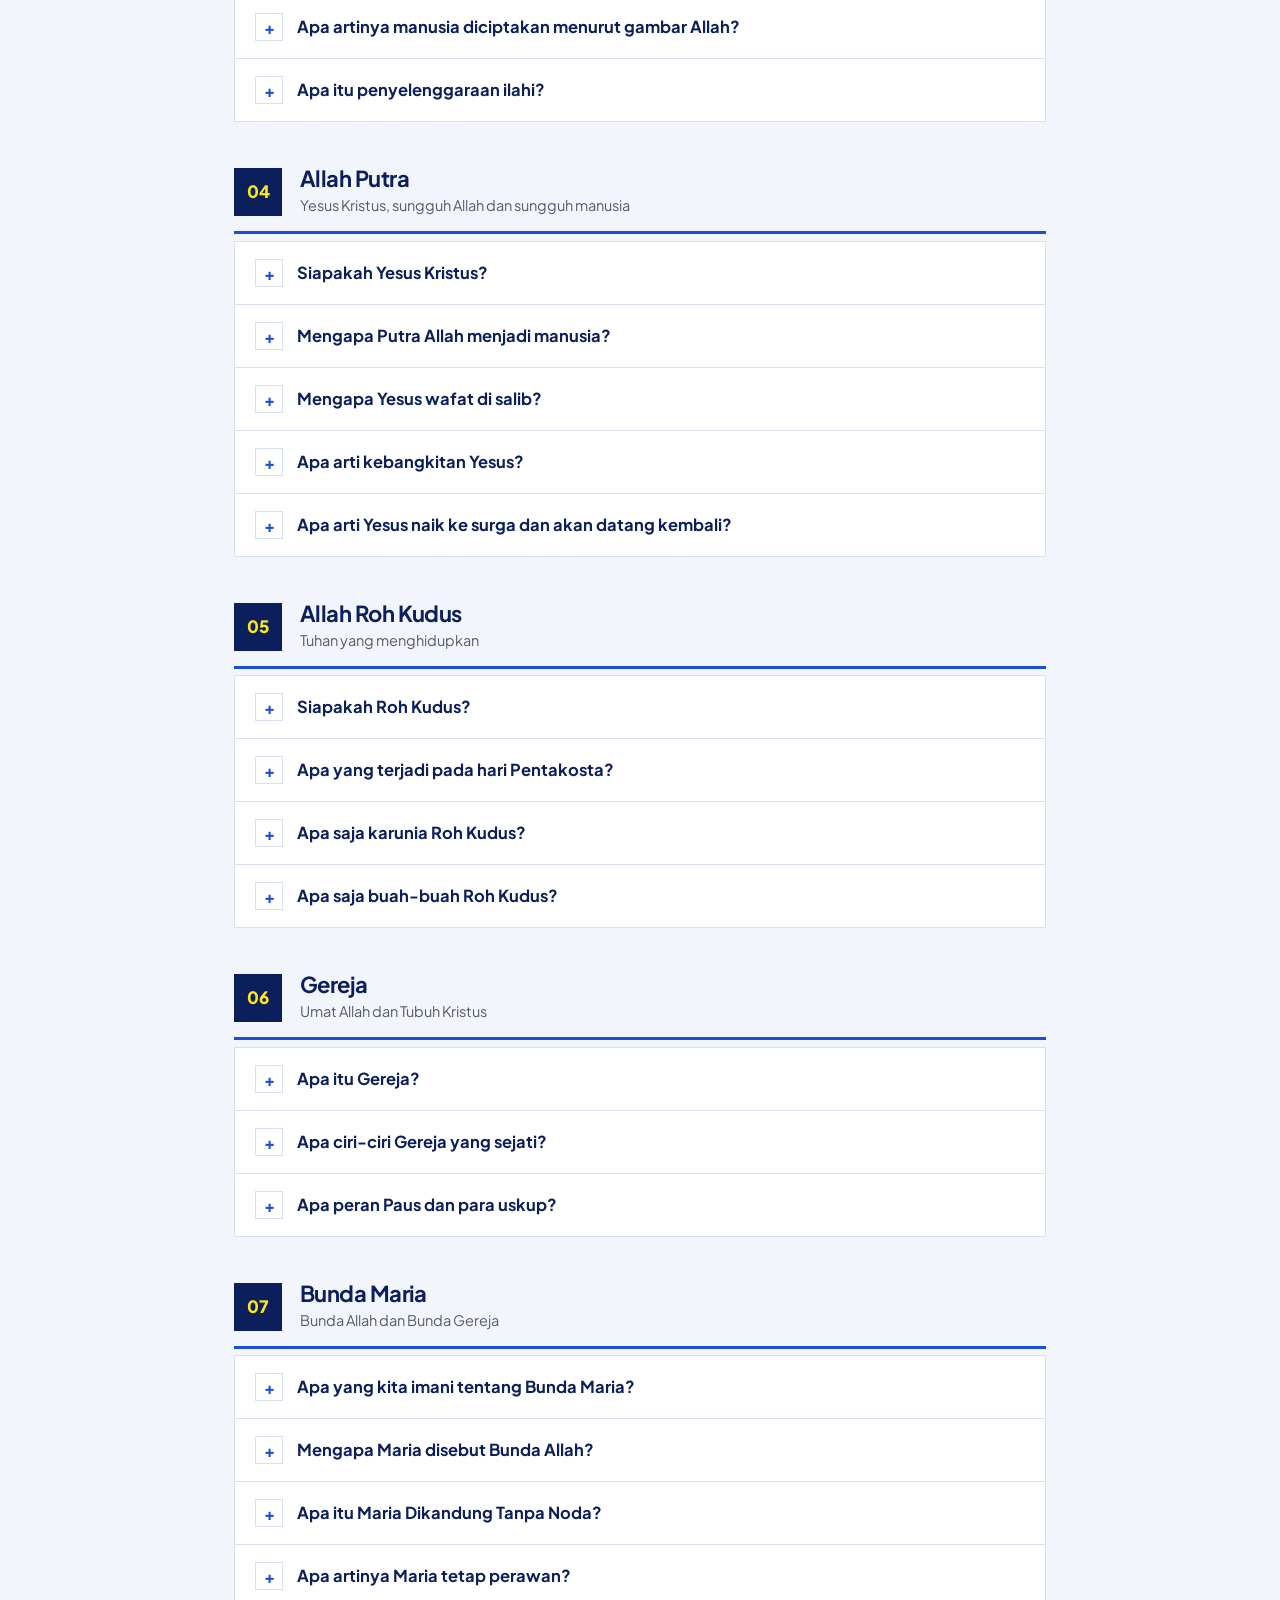
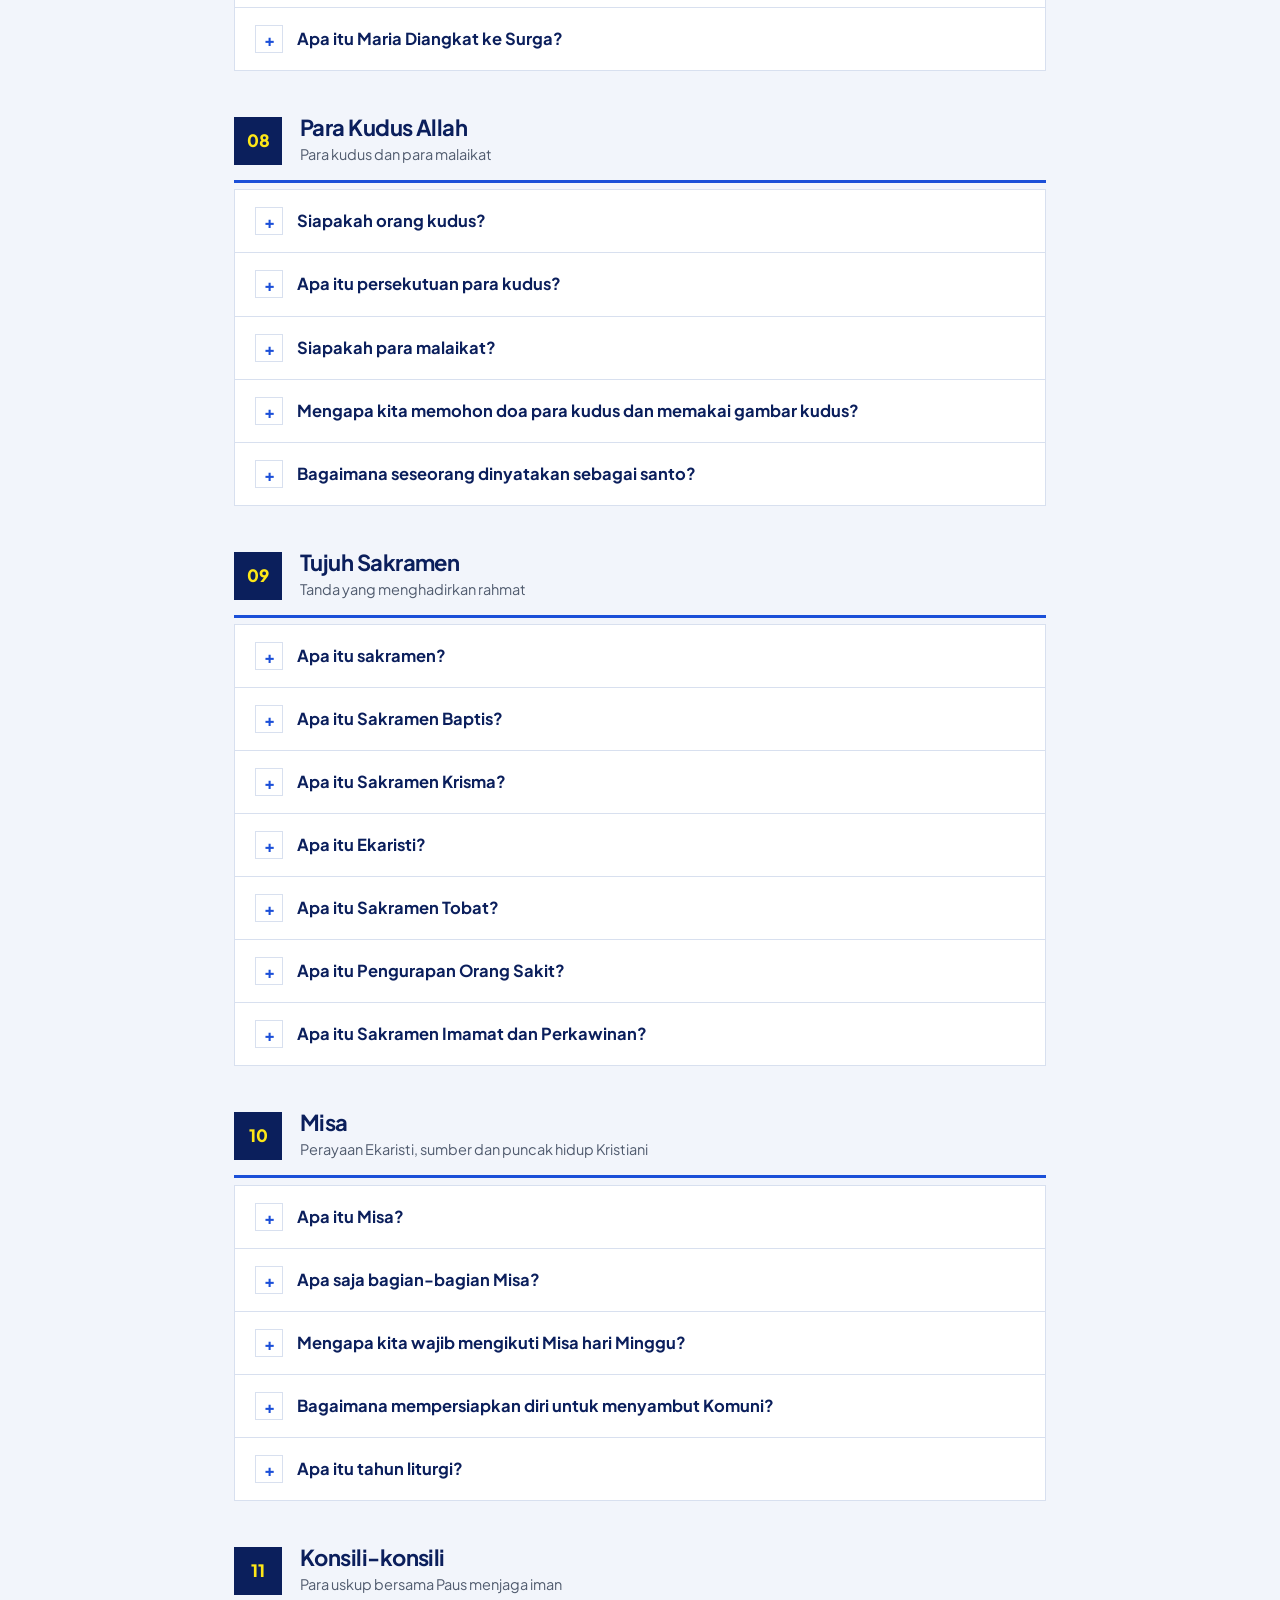
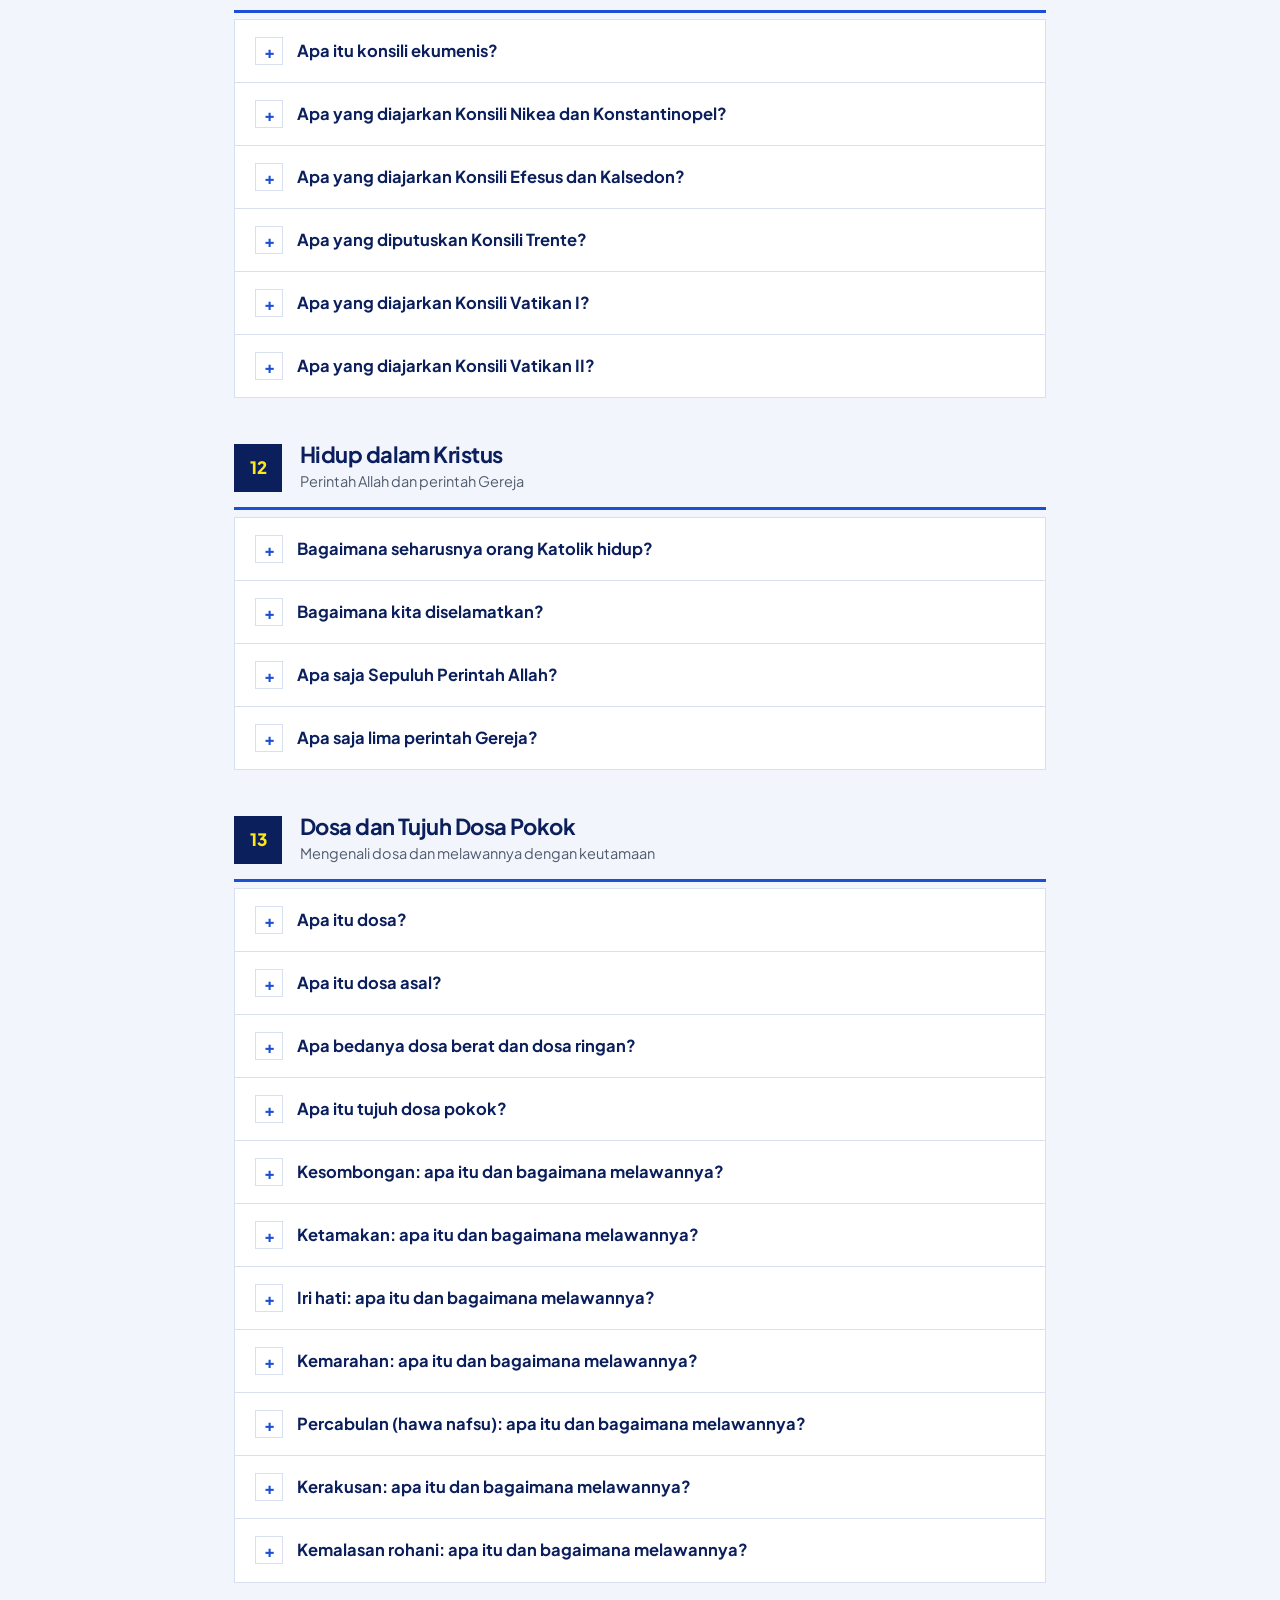
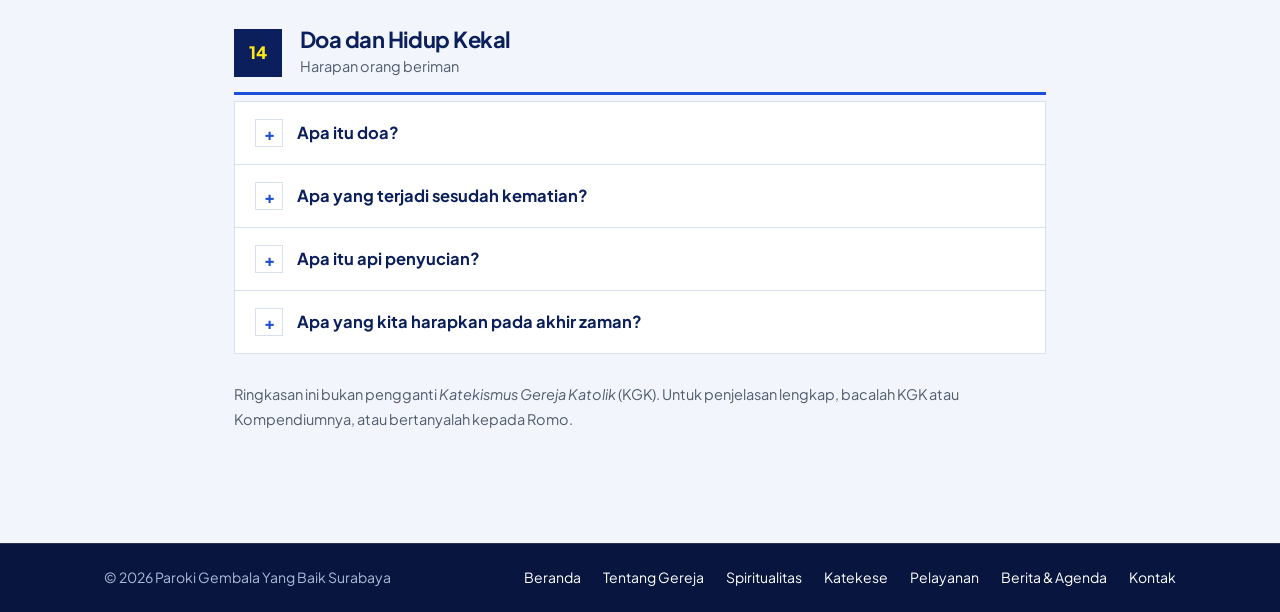
<file: spiritualitas.html>
<!DOCTYPE html>
<html lang="id">
<head>
<meta charset="utf-8">
<meta name="viewport" content="width=device-width, initial-scale=1">
<title>Spiritualitas · Paroki Gembala Yang Baik</title>
<meta name="description" content="Spiritualitas Serikat Sabda Allah (SVD) di Paroki Gembala Yang Baik Surabaya.">
<link rel="preconnect" href="https://fonts.googleapis.com">
<link rel="preconnect" href="https://fonts.gstatic.com" crossorigin>
<link href="https://fonts.googleapis.com/css2?family=Plus+Jakarta+Sans:wght@400;500;600;700;800&display=swap" rel="stylesheet">
<link rel="stylesheet" href="css/style.css">
</head>
<body>

<div class="topbar">
  <div class="wrap">
    <span>Jl. Jemur Andayani X No.14, Wonocolo, Surabaya</span>
    <span class="soc"><a href="https://www.youtube.com/@parokigyb" target="_blank" rel="noopener">YouTube Paroki GYB</a><a href="https://www.instagram.com/komsos.gyb/" target="_blank" rel="noopener">Instagram @komsos.gyb</a></span>
  </div>
</div>

<header class="nav on-light">
  <div class="wrap">
    <a href="index.html" class="brand" aria-label="Paroki Gembala Yang Baik, ke beranda">
      <img src="images/logo.png" alt="Logo Paroki Gembala Yang Baik">
      <span><b>Gembala Yang Baik</b><small>Paroki Surabaya</small></span>
    </a>
    <button class="burger" aria-label="Buka menu" aria-expanded="false"><svg viewBox="0 0 24 24"><path fill="none" stroke="currentColor" stroke-width="1.8" d="M3 7h18M3 12h18M3 17h18"/></svg></button>
    <nav id="nav">
      <ul>
        <li><a class="l" href="index.html">Beranda</a></li>
        <li class="has-sub">
          <a class="l" href="tentang-gereja.html">Tentang Gereja</a>
          <ul class="sub">
            <li><a href="tentang-gereja.html#romo">Romo</a></li>
            <li><a href="tentang-gereja.html#misa">Jadwal Misa</a></li>
            <li><a href="tentang-gereja.html#fasilitas">Fasilitas</a></li>
            <li><a href="tentang-gereja.html#sejarah">Sejarah</a></li>
          </ul>
        </li>
        <li class="has-sub">
          <a class="l active" href="spiritualitas.html">Spiritualitas</a>
          <ul class="sub">
            <li><a href="spiritualitas.html#spiritualitas">Spiritualitas SVD</a></li>
            <li><a href="spiritualitas.html#katekese">Katekese</a></li>
          </ul>
        </li>
        <li class="has-sub">
          <a class="l" href="pelayanan.html">Pelayanan</a>
          <ul class="sub">
            <li><a href="pelayanan.html#pelayanan">Pelayanan Umat</a></li>
            <li><a href="pelayanan.html#sakramen">Sakramen</a></li>
          </ul>
        </li>
        <li><a class="l" href="berita-agenda.html">Berita &amp; Agenda</a></li>
        <li><a class="l" href="kontak.html">Kontak</a></li>
      </ul>
    </nav>
  </div>
</header>

<main>
<section data-nav="dark" class="pagehero" data-nav="dark">
  <div class="wrap">
    <p class="crumb"><a href="index.html">Beranda</a> <span>/</span> Spiritualitas</p>
    <h1>Spiritualitas</h1>
    <p class="pdesc">Mengenal spiritualitas Serikat Sabda Allah (SVD) dan pokok-pokok iman Katolik.</p>
    <div class="chips"><a href="#spiritualitas">Spiritualitas SVD</a><a href="#katekese">Katekese</a></div>
  </div>
</section>

<section data-nav="light" class="sec spirit" id="spiritualitas">
  <div class="wrap">
    <div>
      <p class="eyebrow">Spiritualitas</p>
      <h2>Serikat Sabda Allah (SVD)</h2>
      <p>SVD, <em>Societas Verbi Divini</em>, berpusat pada Sabda Allah, yaitu Yesus Kristus sebagai Firman yang menjadi manusia. Anggotanya diajak merenungkan, menghidupi, dan mewartakan Sabda dalam hidup sehari-hari.</p>
      <p>Spiritualitasnya berakar pada Tritunggal Mahakudus, dengan devosi khusus kepada Roh Kudus, Hati Kudus Yesus, dan Santa Perawan Maria. Semangat misinya lintas budaya, menghargai kesatuan dalam keberagaman, dan dijalani dalam komunitas internasional.</p>
    </div>
    <div>
      <h3 class="prio-h">Empat prioritas</h3>
      <ol class="prio">
        <li><b>1</b><span>Dialog antaragama</span></li>
        <li><b>2</b><span>Keadilan dan perdamaian</span></li>
        <li><b>3</b><span>Pelayanan kepada kaum miskin dan tertinggal</span></li>
        <li><b>4</b><span>Komunikasi sosial dan pendidikan</span></li>
      </ol>
    </div>
  </div>
</section>
<section data-nav="light" class="sec katekese" id="katekese">
  <div class="wrap narrow">
    <div class="head">
      <p class="eyebrow">Katekese</p>
      <h2>Pokok-pokok Iman Katolik</h2>
      <p>Tanya jawab singkat tentang iman Katolik. Setiap jawaban menyebut rujukannya pada Kitab Suci, Tradisi, dan Magisterium.</p>
    </div>
    <div class="kwhy">
      <div><h3>Kitab Suci</h3><p>Sabda Allah yang tertulis dengan ilham Roh Kudus: 46 kitab Perjanjian Lama dan 27 kitab Perjanjian Baru.</p></div>
      <div><h3>Tradisi Suci</h3><p>Ajaran para rasul yang diteruskan dalam Gereja lewat pewartaan, ibadat, para Bapa Gereja, dan konsili.</p></div>
      <div><h3>Magisterium</h3><p>Wewenang Mengajar Gereja, yaitu Paus dan para uskup, yang menafsirkan Sabda Allah secara otentik.</p></div>
    </div>
    <label class="sr" for="kq">Cari pertanyaan</label>
    <input class="ksearch" id="kq" type="search" placeholder="Cari pertanyaan, misalnya Ekaristi, Maria, api penyucian" autocomplete="off">
    <div class="kchips" id="kChips"></div>
    <div id="katList"></div>
    <p class="knote">Ringkasan ini bukan pengganti <em>Katekismus Gereja Katolik</em> (KGK). Untuk penjelasan lengkap, bacalah KGK atau Kompendiumnya, atau bertanyalah kepada Romo.</p>
  </div>
</section>
</main>

<footer data-nav="dark">
  <div class="wrap">
    <span>© 2026 Paroki Gembala Yang Baik Surabaya</span>
    <span class="flinks"><a href="index.html">Beranda</a><a href="tentang-gereja.html">Tentang Gereja</a><a href="spiritualitas.html">Spiritualitas</a><a href="spiritualitas.html#katekese">Katekese</a><a href="pelayanan.html">Pelayanan</a><a href="berita-agenda.html">Berita &amp; Agenda</a><a href="kontak.html">Kontak</a></span>
  </div>
</footer>


<script src="js/data.js" defer></script>
<script src="js/katekese.js" defer></script>
<script src="js/script.js" defer></script>
<script src="js/motion.js" defer></script>
</body>
</html>
</file>
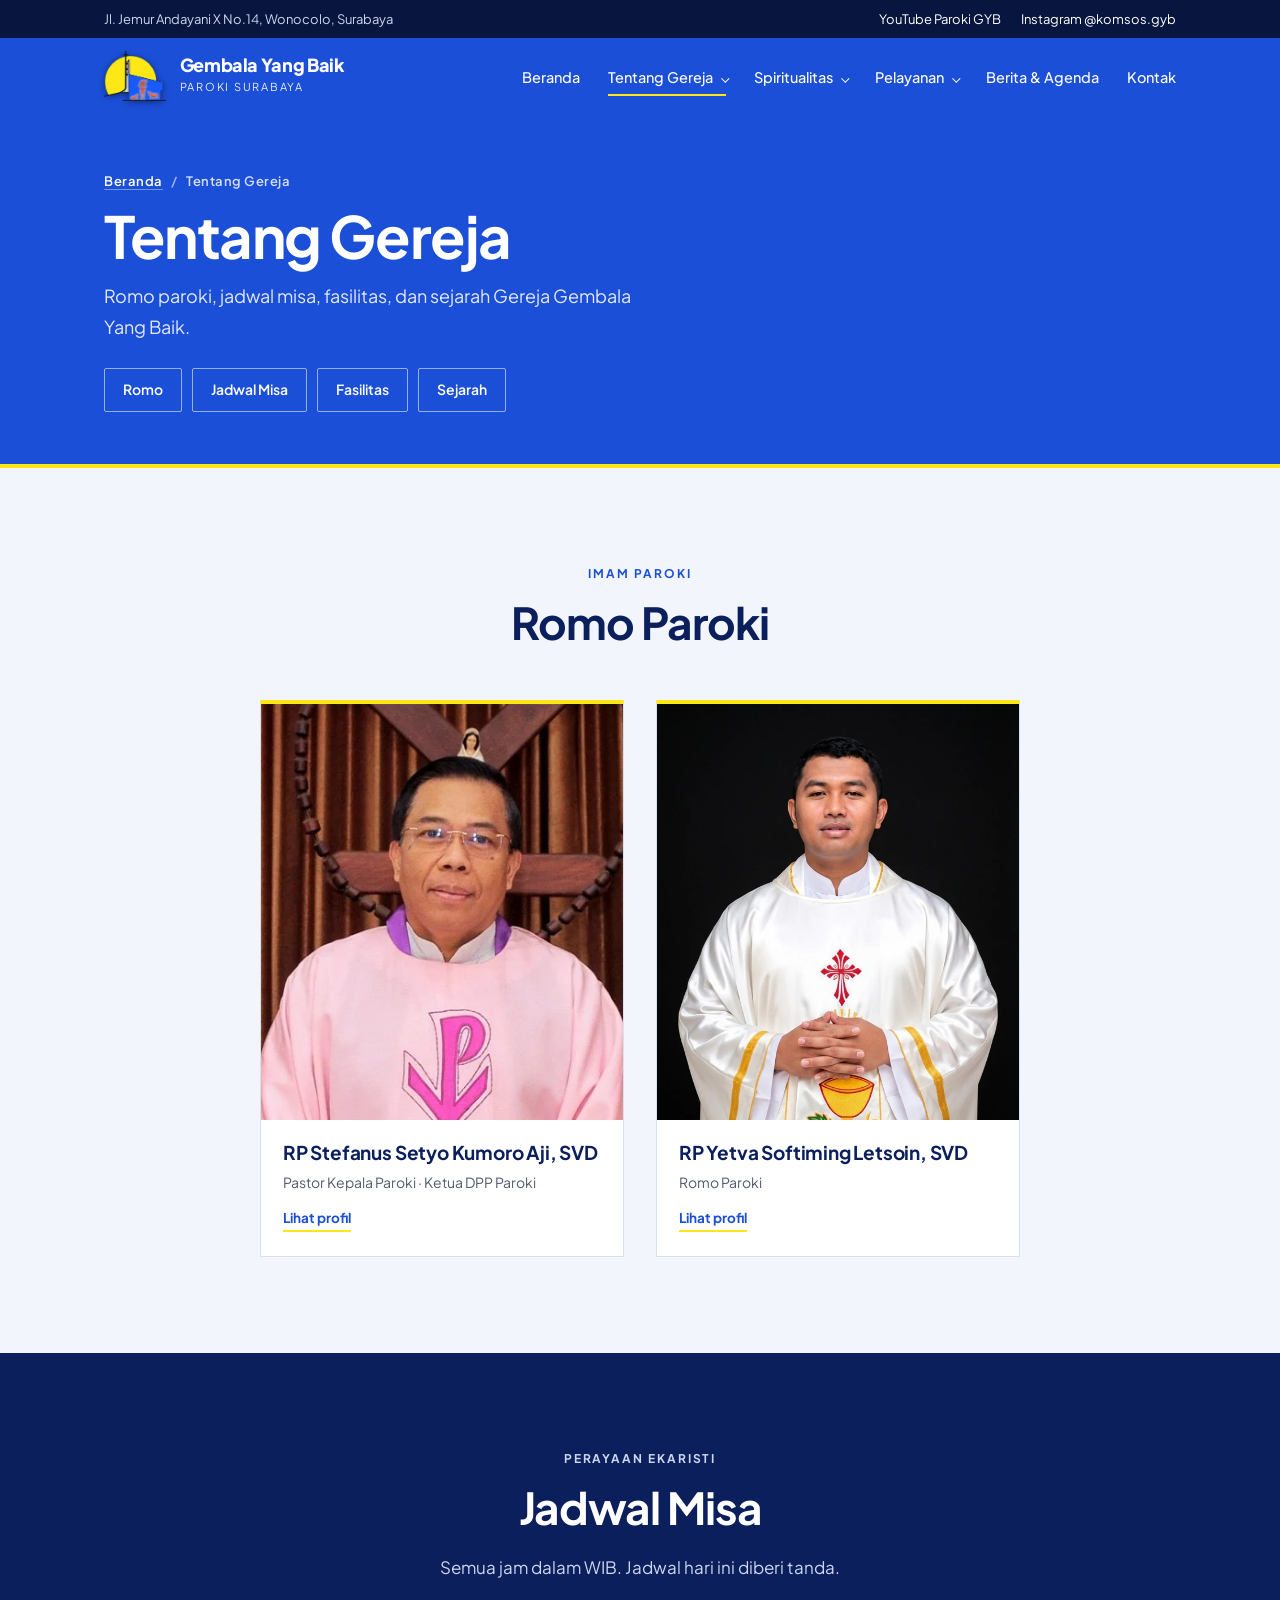
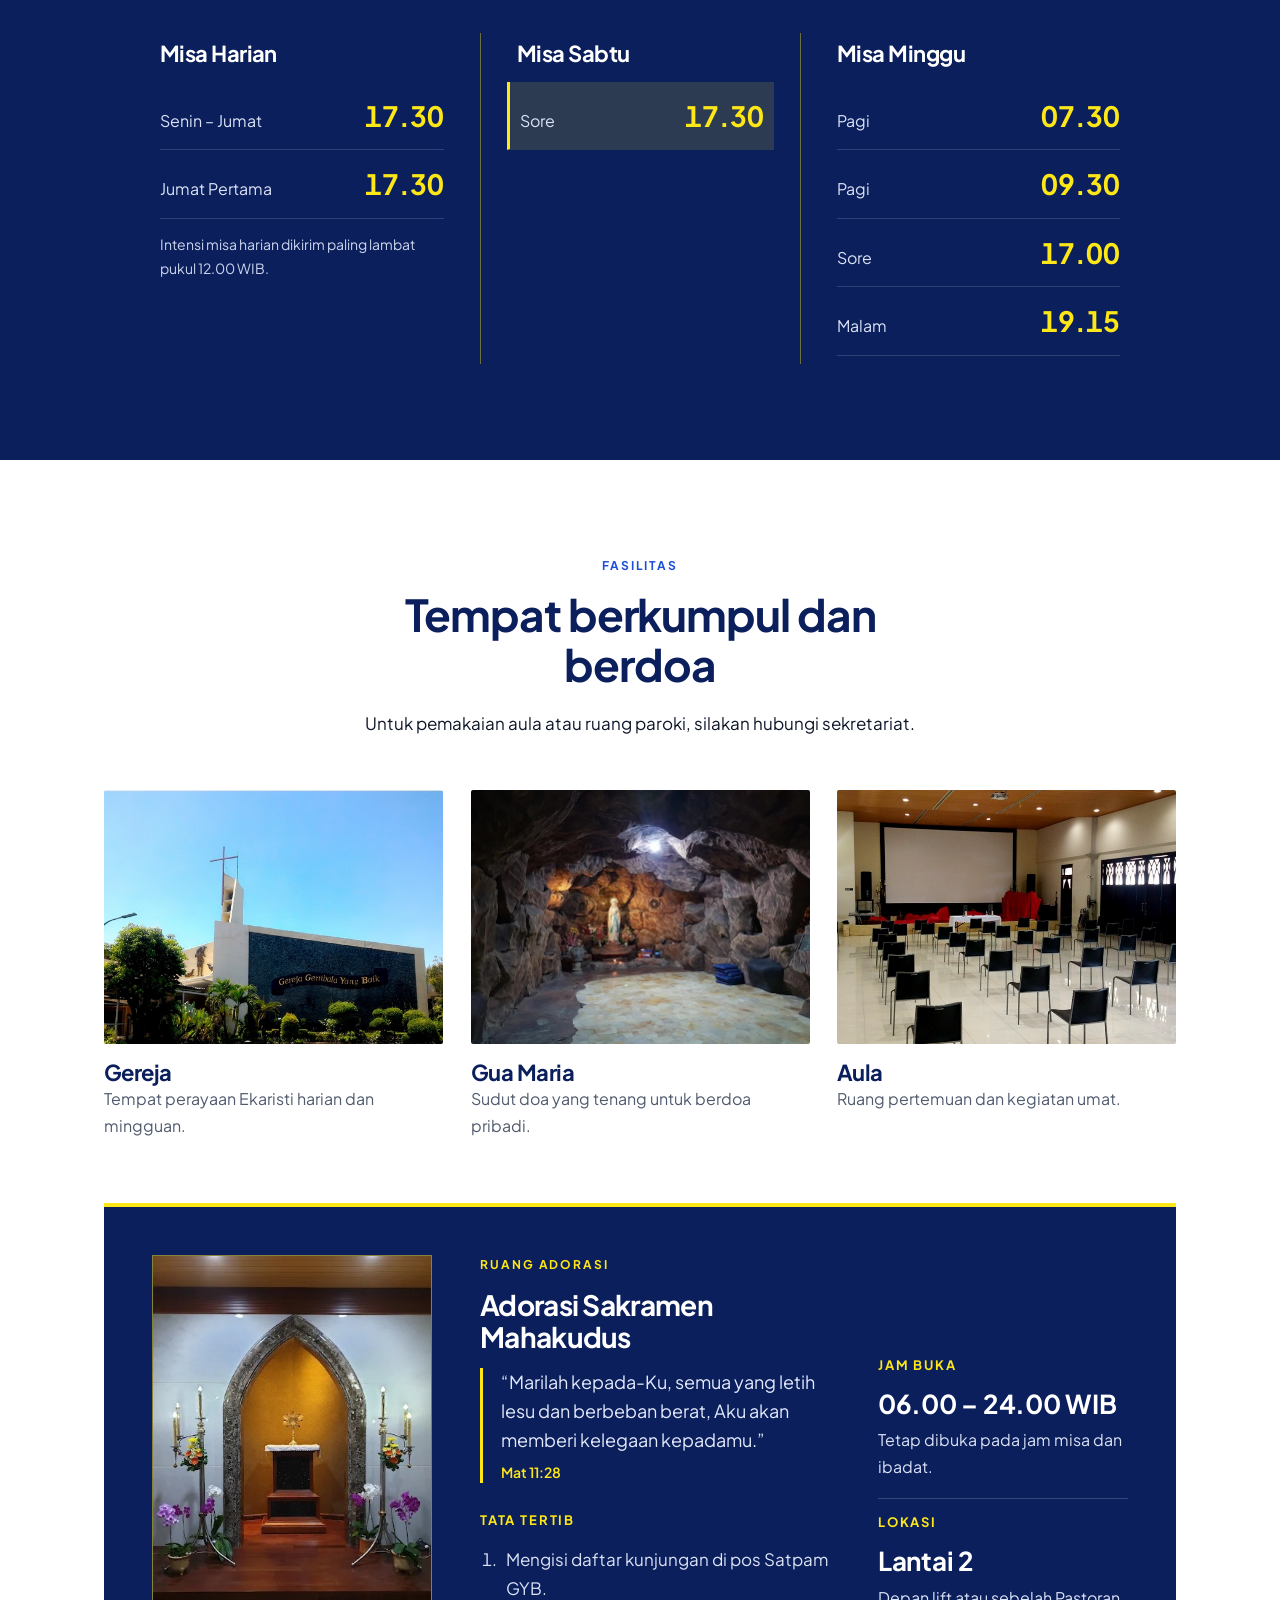
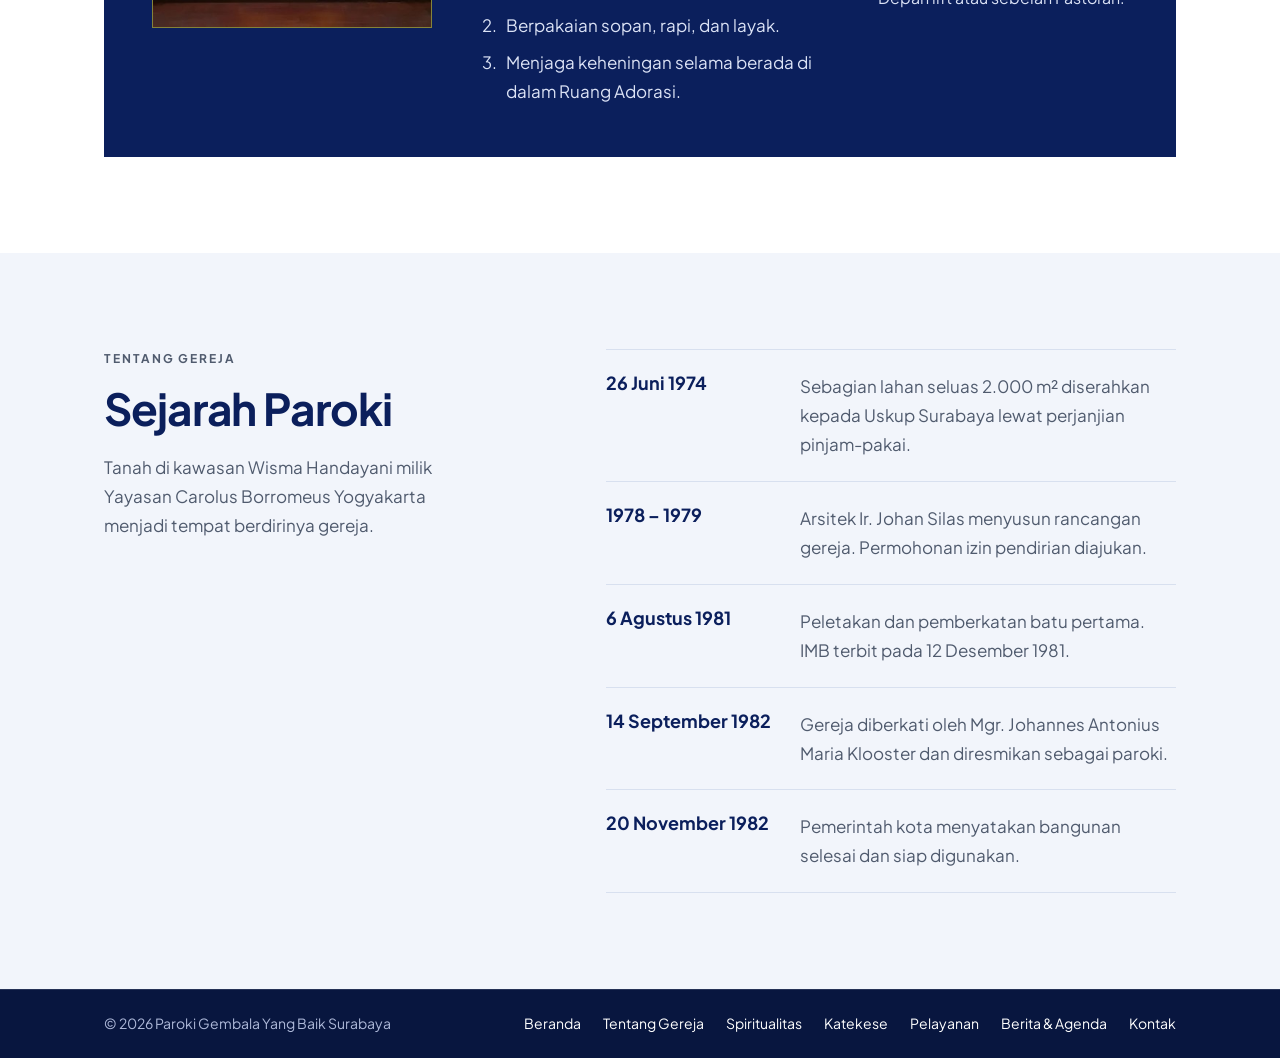
<file: tentang-gereja.html>
<!DOCTYPE html>
<html lang="id">
<head>
<meta charset="utf-8">
<meta name="viewport" content="width=device-width, initial-scale=1">
<title>Tentang Gereja · Paroki Gembala Yang Baik</title>
<meta name="description" content="Romo paroki, jadwal misa, fasilitas, dan sejarah Gereja Gembala Yang Baik Surabaya.">
<link rel="preconnect" href="https://fonts.googleapis.com">
<link rel="preconnect" href="https://fonts.gstatic.com" crossorigin>
<link href="https://fonts.googleapis.com/css2?family=Plus+Jakarta+Sans:wght@400;500;600;700;800&display=swap" rel="stylesheet">
<link rel="stylesheet" href="css/style.css">
</head>
<body>

<div class="topbar">
  <div class="wrap">
    <span>Jl. Jemur Andayani X No.14, Wonocolo, Surabaya</span>
    <span class="soc"><a href="https://www.youtube.com/@parokigyb" target="_blank" rel="noopener">YouTube Paroki GYB</a><a href="https://www.instagram.com/komsos.gyb/" target="_blank" rel="noopener">Instagram @komsos.gyb</a></span>
  </div>
</div>

<header class="nav on-light">
  <div class="wrap">
    <a href="index.html" class="brand" aria-label="Paroki Gembala Yang Baik, ke beranda">
      <img src="images/logo.png" alt="Logo Paroki Gembala Yang Baik">
      <span><b>Gembala Yang Baik</b><small>Paroki Surabaya</small></span>
    </a>
    <button class="burger" aria-label="Buka menu" aria-expanded="false"><svg viewBox="0 0 24 24"><path fill="none" stroke="currentColor" stroke-width="1.8" d="M3 7h18M3 12h18M3 17h18"/></svg></button>
    <nav id="nav">
      <ul>
        <li><a class="l" href="index.html">Beranda</a></li>
        <li class="has-sub">
          <a class="l active" href="tentang-gereja.html">Tentang Gereja</a>
          <ul class="sub">
            <li><a href="tentang-gereja.html#romo">Romo</a></li>
            <li><a href="tentang-gereja.html#misa">Jadwal Misa</a></li>
            <li><a href="tentang-gereja.html#fasilitas">Fasilitas</a></li>
            <li><a href="tentang-gereja.html#sejarah">Sejarah</a></li>
          </ul>
        </li>
        <li class="has-sub">
          <a class="l" href="spiritualitas.html">Spiritualitas</a>
          <ul class="sub">
            <li><a href="spiritualitas.html#spiritualitas">Spiritualitas SVD</a></li>
            <li><a href="spiritualitas.html#katekese">Katekese</a></li>
          </ul>
        </li>
        <li class="has-sub">
          <a class="l" href="pelayanan.html">Pelayanan</a>
          <ul class="sub">
            <li><a href="pelayanan.html#pelayanan">Pelayanan Umat</a></li>
            <li><a href="pelayanan.html#sakramen">Sakramen</a></li>
          </ul>
        </li>
        <li><a class="l" href="berita-agenda.html">Berita &amp; Agenda</a></li>
        <li><a class="l" href="kontak.html">Kontak</a></li>
      </ul>
    </nav>
  </div>
</header>

<main>
<section data-nav="dark" class="pagehero" data-nav="dark">
  <div class="wrap">
    <p class="crumb"><a href="index.html">Beranda</a> <span>/</span> Tentang Gereja</p>
    <h1>Tentang Gereja</h1>
    <p class="pdesc">Romo paroki, jadwal misa, fasilitas, dan sejarah Gereja Gembala Yang Baik.</p>
      <div class="chips"><a href="#romo">Romo</a><a href="#misa">Jadwal Misa</a><a href="#fasilitas">Fasilitas</a><a href="#sejarah">Sejarah</a></div>
  </div>
</section>

<section data-nav="light" class="sec romo" id="romo">
  <div class="wrap">
    <div class="head">
      <p class="eyebrow">Imam paroki</p>
      <h2>Romo Paroki</h2>
    </div>
    <div class="romo-grid" id="romoGrid"></div>
  </div>
</section>

<section data-nav="dark" class="sec misa" id="misa">
  <div class="wrap">
    <div class="head">
      <p class="eyebrow">Perayaan Ekaristi</p>
      <h2>Jadwal Misa</h2>
      <p>Semua jam dalam WIB. Jadwal hari ini diberi tanda.</p>
    </div>
    <div class="cols" id="misaCols"></div>
  </div>
</section>

<section data-nav="light" class="sec" id="fasilitas">
  <div class="wrap">
    <div class="head">
      <p class="eyebrow">Fasilitas</p>
      <h2>Tempat berkumpul dan berdoa</h2>
      <p>Untuk pemakaian aula atau ruang paroki, silakan hubungi sekretariat.</p>
    </div>
    <div class="fgrid" id="fasGrid"></div>
    <div class="adorasi" id="adorasi">
      <img class="adimg" id="adImg" src="images/adorasi.jpg" alt="Ruang Adorasi dengan Sakramen Mahakudus, lilin, dan bunga" loading="lazy">
      <div>
        <p class="eyebrow">Ruang Adorasi</p>
        <h3>Adorasi Sakramen Mahakudus</h3>
        <p class="verse" id="adVerse"></p>
        <h4>Tata tertib</h4>
        <ol class="rules" id="adRules"></ol>
      </div>
      <dl class="adinfo">
        <dt>Jam buka</dt>
        <dd id="adJam"></dd>
        <dt>Lokasi</dt>
        <dd id="adLokasi"></dd>
      </dl>
    </div>
  </div>
</section>

<section data-nav="light" class="sec sejarah" id="sejarah">
  <div class="wrap">
    <div>
      <p class="eyebrow">Tentang Gereja</p>
      <h2>Sejarah Paroki</h2>
      <p>Tanah di kawasan Wisma Handayani milik Yayasan Carolus Borromeus Yogyakarta menjadi tempat berdirinya gereja.</p>
    </div>
    <ol class="tl">
      <li><b>26 Juni 1974</b><span>Sebagian lahan seluas 2.000 m² diserahkan kepada Uskup Surabaya lewat perjanjian pinjam-pakai.</span></li>
      <li><b>1978 – 1979</b><span>Arsitek Ir. Johan Silas menyusun rancangan gereja. Permohonan izin pendirian diajukan.</span></li>
      <li><b>6 Agustus 1981</b><span>Peletakan dan pemberkatan batu pertama. IMB terbit pada 12 Desember 1981.</span></li>
      <li><b>14 September 1982</b><span>Gereja diberkati oleh Mgr. Johannes Antonius Maria Klooster dan diresmikan sebagai paroki.</span></li>
      <li><b>20 November 1982</b><span>Pemerintah kota menyatakan bangunan selesai dan siap digunakan.</span></li>
    </ol>
  </div>
</section>
<dialog id="profil" class="profil" aria-labelledby="pfName">
  <div class="pf-stage"><img class="pf-photo" id="pfImg" alt=""></div>
  <div class="pf-panel">
    <button class="pf-x" id="pfClose" type="button" aria-label="Tutup">&times;</button>
    <p class="eyebrow">Profil Romo</p>
    <h3 id="pfName"></h3>
    <p class="pf-role" id="pfRole"></p>
    <div id="pfBody"></div>
  </div>
</dialog>
</main>

<footer data-nav="dark">
  <div class="wrap">
    <span>© 2026 Paroki Gembala Yang Baik Surabaya</span>
    <span class="flinks"><a href="index.html">Beranda</a><a href="tentang-gereja.html">Tentang Gereja</a><a href="spiritualitas.html">Spiritualitas</a><a href="spiritualitas.html#katekese">Katekese</a><a href="pelayanan.html">Pelayanan</a><a href="berita-agenda.html">Berita &amp; Agenda</a><a href="kontak.html">Kontak</a></span>
  </div>
</footer>


<script src="js/data.js" defer></script>
<script src="js/render.js" defer></script>
<script src="js/script.js" defer></script>
<script src="js/motion.js" defer></script>
</body>
</html>
</file>
<file: css/style.css>
:root{
  --ivory:#ffffff; --cream:#f2f5fb; --blue:#1b4fd8; --navy:#0b1f5c; --navy-d:#08163f;
  --gold:#1b4fd8; --gold-l:#fee717; --ink:#0f172a; --grey:#505b6e; --rule:#d8e0ef;
  --max:1120px;
}
*{box-sizing:border-box;margin:0;padding:0}
html{scroll-behavior:smooth;scroll-padding-top:80px}
body{font-family:"Plus Jakarta Sans",system-ui,sans-serif;color:var(--ink);background:var(--ivory);line-height:1.7;font-size:17px}
img{max-width:100%;display:block}
a{color:inherit}
.wrap{max-width:var(--max);margin:0 auto;padding:0 24px}
.wrap.narrow{max-width:860px}
h1,h2,h3{font-family:"Plus Jakarta Sans",system-ui,sans-serif;font-weight:700;line-height:1.12;letter-spacing:-.025em;color:var(--navy)}
h2{font-size:clamp(30px,4vw,44px);margin-bottom:20px}
h3{font-size:22px}
p{margin-bottom:16px}
.sec{padding:96px 0}
.eyebrow{font-size:12px;font-weight:700;letter-spacing:.16em;text-transform:uppercase;color:var(--gold);margin-bottom:14px}
.head{text-align:center;max-width:560px;margin:0 auto 52px}
.btn{display:inline-block;padding:13px 28px;background:var(--blue);color:#fff;font-weight:600;font-size:15px;text-decoration:none;border:1px solid var(--blue);border-radius:2px;cursor:pointer;font-family:inherit;transition:background .2s}
.btn:hover{background:var(--navy);border-color:var(--navy)}
.btn.out{background:transparent;color:var(--blue)}
.btn.out:hover{background:var(--blue);border-color:var(--blue);color:#fff}
.link{font-weight:600;color:var(--blue);text-decoration:none;border-bottom:2px solid var(--gold-l)}
.link:hover{border-bottom-width:2px}
:focus-visible{outline:3px solid var(--gold);outline-offset:3px}

/* header */
header.nav{position:sticky;top:0;z-index:50;background:transparent;margin-bottom:-76px;transition:background .25s,box-shadow .25s}
header.nav.solid{background:rgba(27,79,216,.94);-webkit-backdrop-filter:blur(10px);backdrop-filter:blur(10px)}
header.nav .wrap{display:flex;align-items:center;justify-content:space-between;height:76px}
.brand{display:flex;align-items:center;gap:14px;text-decoration:none}
.brand img{height:50px;width:auto}
.brand b{font-family:"Plus Jakarta Sans",system-ui,sans-serif;font-weight:800;font-size:18px;letter-spacing:-.02em;line-height:1;color:var(--navy);display:block}
.brand small{display:block;font-size:11px;letter-spacing:.16em;text-transform:uppercase;color:var(--grey);margin-top:4px}
nav ul{display:flex;gap:22px;list-style:none;align-items:center}
nav a.l{font-size:14.5px;font-weight:500;text-decoration:none;padding:6px 0;border-bottom:1px solid transparent}
nav a.l:hover{border-color:var(--gold)}
nav a.don{padding:9px 20px;font-weight:700;font-size:15px;text-decoration:none;background:var(--gold-l);border:1px solid var(--gold-l);color:#0b0b0b;border-radius:2px}
nav a.don:hover{background:#0b0b0b;border-color:#0b0b0b;color:var(--gold-l)}
.burger{display:none;background:none;border:1px solid var(--rule);width:44px;height:44px;cursor:pointer;color:var(--navy);align-items:center;justify-content:center}
.burger svg{width:22px;height:22px}

/* hero */
/* next mass */
.next{background:var(--blue);color:#fff;font-size:15px}
.next .wrap{display:flex;justify-content:space-between;gap:16px;align-items:center;padding-top:15px;padding-bottom:15px;flex-wrap:wrap}
.next b{color:var(--gold-l);font-weight:600}
.next a{color:#fff;text-underline-offset:3px}
#cd{opacity:.85}

/* tentang */
.tentang .wrap{display:grid;grid-template-columns:1fr 1fr;gap:80px;align-items:center}
.tentang .pics{display:block}
.tentang .pics img{width:100%;object-fit:cover;border-radius:2px}
.tentang .pics img{aspect-ratio:4/3.4}
.tentang p{color:var(--grey);max-width:500px}

/* misa */
.misa{background:var(--navy);color:#fff}
.misa .head h2,.misa .col h3{color:#fff}
.misa .head p{color:#cdd6ee}
.cols{display:grid;grid-template-columns:repeat(3,1fr);max-width:960px;margin:0 auto}
.col{padding:8px 36px;border-left:1px solid rgba(254,231,23,.4)}
.col:first-child{border-left:0;padding-left:0}
.col:last-child{padding-right:0}
.col h3{margin-bottom:16px}
.col ul{list-style:none}
.col li{display:flex;justify-content:space-between;align-items:baseline;padding:10px 0;border-bottom:1px solid rgba(255,255,255,.15)}
.col li span{font-size:16px;color:#dbe2f5}
.col li b{font-family:"Plus Jakarta Sans",system-ui,sans-serif;font-weight:700;font-size:28px;color:var(--gold-l);font-variant-numeric:lining-nums tabular-nums}
.col li.today{background:rgba(254,231,23,.14);margin:0 -10px;padding:10px;border-bottom-color:transparent;border-left:3px solid var(--gold-l)}
.col .n{font-size:14px;color:#cdd6ee;margin:14px 0 0}

/* romo */
.romo{background:var(--cream)}
.romo-grid{display:grid;grid-template-columns:repeat(2,1fr);gap:32px;max-width:760px;margin:0 auto}
.rm{margin:0;background:#fff;border:1px solid var(--rule);border-top:4px solid var(--gold-l)}
.rm img{width:100%;aspect-ratio:4/4.6;object-fit:cover;object-position:50% 18%}
.rm figcaption{padding:20px 22px 24px}
.rm b{display:block;font-size:19px;line-height:1.3;color:var(--navy);letter-spacing:-.01em}
.rm span{display:block;font-size:14px;color:var(--grey);margin-top:6px}

/* fasilitas */
.fgrid{display:grid;grid-template-columns:repeat(3,1fr);gap:28px}
.fgrid img{width:100%;aspect-ratio:4/3;object-fit:cover;border-radius:2px;margin-bottom:16px}
.fgrid p{color:var(--grey);font-size:16px;margin:0}

/* spiritualitas */
.spirit{background:#fff}
.spirit .wrap{display:grid;grid-template-columns:1.2fr 1fr;gap:72px;align-items:start}
.spirit p{color:var(--grey)}
.prio-h{margin-bottom:16px}
.prio{list-style:none;border-top:4px solid var(--gold-l)}
.prio li{display:flex;gap:18px;align-items:baseline;padding:18px 0;border-bottom:1px solid var(--rule)}
.prio b{font-size:28px;color:var(--blue);min-width:28px}
.prio span{font-size:18px;font-weight:600;color:var(--navy)}

/* pelayanan */
.grid3{display:grid;grid-template-columns:repeat(3,1fr);gap:48px}
.grid3 article{border-top:4px solid var(--gold-l);padding-top:24px}
.grid3 h3{margin-bottom:12px}
.grid3 p{color:var(--grey);font-size:16px}

/* sejarah */
.sejarah{background:var(--cream)}
.sejarah .wrap{display:grid;grid-template-columns:.85fr 1.15fr;gap:80px}
.sejarah p{color:var(--grey);max-width:380px}
.tl{list-style:none}
.tl li{display:grid;grid-template-columns:170px 1fr;gap:24px;padding:22px 0;border-top:1px solid var(--rule)}
.tl li:last-child{border-bottom:1px solid var(--rule)}
.tl b{font-family:"Plus Jakarta Sans",system-ui,sans-serif;font-weight:700;font-size:18px;line-height:1.2;color:var(--navy)}
.tl span{color:var(--grey)}

/* doa */
.doa .wrap{display:grid;grid-template-columns:1fr 1fr;gap:72px;align-items:center}
.doa img{width:100%;aspect-ratio:4/3;object-fit:cover;border-radius:2px}
.doa p{color:var(--grey);max-width:460px;margin-bottom:26px}

/* donasi */
.acc{border-top:4px solid var(--gold-l)}
.acc .r{display:grid;grid-template-columns:1.3fr 1fr auto;gap:24px;align-items:center;padding:22px 0;border-bottom:1px solid var(--rule)}
.acc h3{font-size:19px}
.acc p{font-size:15px;color:var(--grey);margin:2px 0 0}
.acc .no{font-size:19px;font-weight:600;font-variant-numeric:tabular-nums}
.acc .no small{display:block;font-size:12px;letter-spacing:.14em;text-transform:uppercase;font-weight:600;color:var(--gold)}
.acc button{background:transparent;color:var(--blue);border:1px solid var(--blue);border-radius:2px;padding:9px 18px;font:600 14px "Plus Jakarta Sans",sans-serif;cursor:pointer;min-width:88px}
.acc button:hover{background:var(--blue);color:#fff}
.note{font-size:14px;color:var(--grey);margin-top:22px;text-align:center}

/* kontak */
.kontak{background:var(--navy-d);color:#fff}
.kontak h2,.kontak h3{color:#fff}
.kontak .wrap{display:grid;grid-template-columns:1.3fr 1fr;gap:72px}
.kontak dl{display:grid;grid-template-columns:110px 1fr;gap:12px 16px;margin-bottom:28px}
.kontak dt{color:var(--gold-l);font-weight:600}
.kontak .link{color:#fff;border-color:var(--gold-l)}
.mapbox{position:relative;min-height:380px;border:1px solid rgba(254,231,23,.4);background:#0e2358}
.mapbox iframe{display:none;width:100%;height:100%;min-height:380px;border:0}
.mapbox.live iframe{display:block}
.mapbox.live .mapfb{display:none}
.mapfb{min-height:380px;display:flex;flex-direction:column;align-items:center;justify-content:center;text-align:center;padding:32px;gap:8px;color:var(--gold-l)}
.mapfb h3{color:#fff;margin-top:6px}
.mapfb p{color:#cdd6ee;margin-bottom:12px}
.mapfb .btn{background:var(--gold-l);border-color:var(--gold-l);color:#0b0b0b;font-weight:700}
.mapfb .btn:hover{background:#fff;border-color:#fff}
.kontak dd a{color:#fff;text-underline-offset:3px}
footer{background:var(--navy-d);color:#aeb9d9;font-size:14px;border-top:1px solid rgba(255,255,255,.12);padding:22px 0}
footer .wrap{display:flex;justify-content:space-between;gap:16px;flex-wrap:wrap}
footer a{color:#fff}

@media (max-width:900px){
  .sec{padding:64px 0}
  .tentang .wrap,.sejarah .wrap,.doa .wrap,.kontak .wrap{grid-template-columns:1fr;gap:44px}
    .cols{grid-template-columns:1fr}
  .col{border-left:0;padding:22px 0;border-bottom:1px solid rgba(254,231,23,.4)}
  .col:last-child{border-bottom:0}
  .grid3{grid-template-columns:1fr;gap:36px}
  .tl li{grid-template-columns:1fr;gap:4px}
  .acc .r{grid-template-columns:1fr;gap:10px}
  .acc .r button{justify-self:start}
  
  .romo ul{gap:36px;flex-direction:column}
}
@media (max-width:480px){.wrap{padding:0 18px}.brand b{font-size:20px}.kontak dl{grid-template-columns:1fr;gap:2px 0}.kontak dd{margin-bottom:12px}}
@media (prefers-reduced-motion:reduce){html{scroll-behavior:auto}}

/* topbar */
.topbar{background:var(--navy-d);color:#cdd6ee;font-size:13px}
.topbar .wrap{display:flex;justify-content:space-between;gap:16px;padding-top:8px;padding-bottom:8px;flex-wrap:wrap}
.topbar .soc{display:flex;gap:20px}
.topbar a{color:#fff;text-decoration:none}
.topbar a:hover{text-decoration:underline;text-underline-offset:3px}

/* media */
.media{background:#fff}
.two{display:grid;grid-template-columns:1fr 1fr;gap:28px;max-width:860px;margin:0 auto}
.mcard{display:block;text-decoration:none;background:var(--ivory);border:1px solid var(--rule);border-top:4px solid var(--gold-l);padding:32px;border-radius:2px;transition:transform .2s,box-shadow .2s}
.mcard:hover{transform:translateY(-3px);box-shadow:0 10px 24px rgba(20,48,122,.12)}
.mcard small{font-size:12px;letter-spacing:.16em;text-transform:uppercase;font-weight:600;color:var(--gold)}
.mcard h3{margin:6px 0 10px}
.mcard p{color:var(--grey);font-size:16px;margin-bottom:18px}

/* tombol melayang */
.fab{position:fixed;right:20px;bottom:20px;z-index:40;background:var(--gold-l);color:#0b0b0b;text-decoration:none;font-weight:600;font-size:14px;padding:12px 20px;border-radius:999px;border:1px solid #0b0b0b;box-shadow:0 6px 18px rgba(11,31,92,.3)}
.fab:hover{background:#fff}
@media (max-width:900px){.two{grid-template-columns:1fr}.topbar .wrap>span:first-child{display:none}.topbar .wrap{justify-content:center}}
@media (prefers-reduced-motion:reduce){.mcard{transition:none}}

/* navbar transparan di atas banner */
header.nav .brand b{color:#fff}
header.nav .brand small{color:#e6ebf8}
header.nav .brand img{filter:drop-shadow(0 1px 3px rgba(0,0,0,.45))}
header.nav nav a.l{color:#fff;text-shadow:0 1px 3px rgba(0,0,0,.45)}
header.nav nav a.don{color:#0b0b0b;border-color:var(--gold-l)}
header.nav nav a.don:hover{background:#fff;border-color:#fff;color:#0b0b0b}
header.nav .burger{color:#fff;border-color:rgba(255,255,255,.7)}


@media (max-width:900px){
  .romo-grid,.fgrid,.spirit .wrap{grid-template-columns:1fr;gap:28px}
  .spirit .wrap{gap:36px}
}
@media (max-width:480px){.mapbox,.mapbox iframe{min-height:300px}}

/* navigasi rapi */
nav ul{gap:28px}
nav a.l{white-space:nowrap;text-shadow:none;padding:8px 0;border-bottom:2px solid transparent}
nav a.l:hover{border-bottom-color:rgba(254,231,23,.7)}
nav a.l.active{border-bottom-color:var(--gold-l)}
nav a.don{white-space:nowrap}
@media (max-width:1080px){
  .burger{display:flex}
  nav{position:absolute;left:0;right:0;top:76px;background:var(--navy-d);display:none;box-shadow:0 12px 24px rgba(0,0,0,.25)}
  nav.open{display:block}
  nav ul{flex-direction:column;align-items:stretch;gap:0;padding:6px 24px 22px}
  nav a.l,header.nav nav a.l{display:block;padding:15px 0;border-bottom:1px solid rgba(255,255,255,.14);color:#fff}
  nav a.l.active{border-bottom-color:rgba(255,255,255,.14);color:var(--gold-l)}
  nav a.don{display:block;margin-top:18px;text-align:center}
}
header.nav nav a.l{text-shadow:none}

/* dropdown */
nav li.has-sub{position:relative}
nav li.has-sub>a.l::after{content:"";display:inline-block;margin-left:8px;border:solid currentColor;border-width:0 1.6px 1.6px 0;padding:2.4px;transform:rotate(45deg) translateY(-2px)}
nav .sub{position:absolute;top:100%;left:-18px;min-width:210px;background:var(--navy-d);list-style:none;padding:8px 0;display:none;border-top:3px solid var(--gold-l);box-shadow:0 14px 28px rgba(0,0,0,.28)}
nav li.has-sub:hover>.sub,nav li.has-sub:focus-within>.sub{display:block}
nav .sub a{display:block;padding:11px 22px;color:#fff;text-decoration:none;font-size:14.5px;white-space:nowrap}
nav .sub a:hover,nav .sub a:focus-visible{background:rgba(255,255,255,.1);color:var(--gold-l)}

/* sakramen */
.sgrid{display:grid;grid-template-columns:repeat(4,1fr);gap:28px}
.sgrid article{border-top:4px solid var(--gold-l);padding-top:22px}
.sgrid h3{margin-bottom:10px;font-size:20px}
.sgrid p{color:var(--grey);font-size:16px;margin-bottom:14px}
.sakramen{background:#fff}
@media (max-width:1080px){
  nav{background:var(--navy);max-height:calc(100vh - 76px);overflow-y:auto}
  nav li.has-sub>a.l{display:flex;justify-content:space-between;align-items:center}
  nav li.has-sub>a.l::after{display:inline-block;margin-left:12px;padding:3.5px;transition:transform .3s var(--ease)}
  nav li.has-sub.open>a.l::after{transform:rotate(-135deg)}
  nav li.has-sub:hover>.sub,nav li.has-sub:focus-within>.sub{display:none}
  nav .sub{position:static;display:none;background:rgba(255,255,255,.06);border:0;box-shadow:none;padding:0;min-width:0;opacity:1;visibility:visible}
  nav li.has-sub.open>.sub,nav li.has-sub.open:hover>.sub,nav li.has-sub.open:focus-within>.sub{display:block;animation:fadeUp .25s var(--ease)}
  nav .sub a{padding:13px 16px;font-size:15px;color:#d6defa;white-space:normal}
}
@media (max-width:900px){.sgrid{grid-template-columns:1fr 1fr;gap:32px 24px}}
@media (max-width:560px){.sgrid{grid-template-columns:1fr}}

/* selang-seling latar bagian */
.pelayanan,.doa,#donasi{background:var(--cream)}

/* ruang adorasi */
.adorasi{margin-top:64px;background:var(--navy);color:#fff;display:grid;grid-template-columns:280px 1.4fr 1fr;gap:48px;padding:48px;border-top:4px solid var(--gold-l)}
.adorasi .eyebrow{color:var(--gold-l)}
.adorasi h3{color:#fff;font-size:28px;margin-bottom:16px}
.adorasi .verse{font-size:18px;line-height:1.6;color:#e3e9fb;border-left:3px solid var(--gold-l);padding-left:18px;margin-bottom:26px}
.adorasi cite{display:block;font-style:normal;font-size:14px;font-weight:600;color:var(--gold-l);margin-top:6px}
.adorasi h4{font-size:13px;letter-spacing:.14em;text-transform:uppercase;color:var(--gold-l);margin-bottom:10px}
.rules{margin-left:20px;color:#dbe2f5}
.rules li{padding:4px 0 4px 6px}
.adinfo{align-self:center;display:grid;gap:6px}
.adinfo dt{font-size:13px;letter-spacing:.14em;text-transform:uppercase;font-weight:700;color:var(--gold-l)}
.adinfo dd{font-size:16px;color:#dbe2f5;padding-bottom:18px;margin-bottom:6px;border-bottom:1px solid rgba(255,255,255,.18)}
.adinfo dd:last-child{border:0;margin:0;padding:0}
.adinfo dd b{font-size:26px;color:#fff;letter-spacing:-.01em}
@media (max-width:900px){.adorasi{grid-template-columns:1fr;gap:32px;padding:32px 24px}}

/* ===== navbar adaptif: transparan, warna mengikuti halaman di bawahnya ===== */
html{scroll-padding-top:96px}
header.nav{background:var(--nav-bg,transparent);transition:background .3s ease,color .3s ease}
header.nav.scrolled{-webkit-backdrop-filter:blur(10px);backdrop-filter:blur(10px)}
header.nav.on-light .brand b{color:var(--navy)}
header.nav.on-light .brand small{color:var(--grey)}
header.nav.on-light .brand img{filter:none}
header.nav.on-light .burger{color:var(--navy);border-color:rgba(11,31,92,.35)}
@media (min-width:1081px){
  header.nav.on-light nav a.l{color:var(--navy)}
  header.nav.on-light nav a.l:hover{border-bottom-color:var(--blue)}
  header.nav.on-light nav a.l.active{border-bottom-color:var(--blue)}
}
header.nav.open{background:var(--navy)}
header.nav.open .brand b{color:#fff}
header.nav.open .brand small{color:#cdd6ee}
header.nav.open .burger{color:#fff;border-color:rgba(255,255,255,.6)}

/* header halaman dalam */
.pagehero{background:var(--blue);color:#fff;padding:calc(76px + 56px) 0 52px;border-bottom:4px solid var(--gold-l)}
.pagehero .crumb{font-size:13px;font-weight:600;letter-spacing:.04em;color:#d6defa;margin-bottom:12px}
.pagehero .crumb a{color:#fff;text-decoration:none;border-bottom:1px solid rgba(255,255,255,.4)}
.pagehero .crumb span{margin:0 6px;opacity:.7}
.pagehero h1{color:#fff;font-size:clamp(36px,5.2vw,58px);margin-bottom:12px}
.pagehero .pdesc{max-width:560px;font-size:18px;color:#e3e9fb;margin:0}
.chips{display:flex;flex-wrap:wrap;gap:10px;margin-top:26px}
.chips a{padding:9px 18px;border:1px solid rgba(255,255,255,.55);color:#fff;text-decoration:none;font-size:14px;font-weight:600;border-radius:2px}
.chips a:hover{background:var(--gold-l);border-color:var(--gold-l);color:#0b0b0b}
footer .flinks{display:flex;flex-wrap:wrap;gap:6px 22px}
footer .flinks a{text-decoration:none;color:#fff}
footer .flinks a:hover{text-decoration:underline}

.kontak .sub-note{font-size:13px;color:#aeb9d9}

/* hero layar penuh dengan judul di tengah */
.hero{position:relative;display:flex;align-items:center;justify-content:center;text-align:center;min-height:max(540px,calc(100vh - 38px));background:#1a120a;overflow:hidden}
.hero .banner{position:absolute;inset:0;width:100%;height:100%;object-fit:cover;object-position:50% 70%}
.hero::before{content:"";position:absolute;inset:0;z-index:1;background:linear-gradient(rgba(14,10,7,.5),rgba(14,10,7,.55))}
.hero .wrap{position:relative;z-index:2;padding-top:110px;padding-bottom:90px}
.hero h1{color:#fff;font-size:clamp(28px,4.4vw,54px);text-transform:uppercase;letter-spacing:.03em;line-height:1.25;text-wrap:balance;max-width:1000px;margin:0 auto;text-shadow:0 2px 18px rgba(0,0,0,.4)}
@media (max-width:900px){.hero .banner{object-position:68% 70%}.hero{min-height:520px}.hero h1{letter-spacing:.015em}}

/* berita & agenda */
.ber{background:var(--cream)}
.evlist{display:grid;gap:16px;max-width:860px;margin:0 auto}
.ev{display:grid;grid-template-columns:84px 1fr;gap:24px;align-items:start;padding:22px;background:#fff;border:1px solid var(--rule);border-left:4px solid var(--gold-l)}
.ev .dt{text-align:center;background:var(--blue);color:#fff;padding:10px 4px;border-radius:2px}
.ev .dt b{display:block;font-size:30px;line-height:1.05}
.ev .dt span{display:block;font-size:12px;letter-spacing:.12em;text-transform:uppercase;font-weight:700}
.ev .dt i{display:block;font-style:normal;font-size:11px;opacity:.8}
.past .ev .dt{background:#5b6b95}
.ev h3{font-size:20px;margin-bottom:4px}
.ev .meta{font-size:14px;font-weight:600;color:var(--blue);margin:0 0 6px}
.ev .desc{font-size:16px;color:var(--grey);margin:0}
.newsgrid{display:grid;grid-template-columns:repeat(3,1fr);gap:24px}
.news{background:#fff;border:1px solid var(--rule);border-top:4px solid var(--gold-l);padding:26px}
.news small{font-size:12px;font-weight:700;letter-spacing:.1em;text-transform:uppercase;color:var(--blue)}
.news h3{font-size:20px;margin:8px 0 10px}
.news p{color:var(--grey);font-size:16px}
.empty{max-width:640px;margin:0 auto;text-align:center;padding:36px 28px;background:#fff;border:1px dashed #b9c4de}
.empty h3{font-size:22px;margin-bottom:8px}
.empty p{color:var(--grey);margin-bottom:18px}
.erow{display:flex;flex-wrap:wrap;justify-content:center;gap:10px 26px}
@media (max-width:900px){.newsgrid{grid-template-columns:1fr}.ev{grid-template-columns:70px 1fr;gap:16px;padding:18px}}

.adimg{width:100%;aspect-ratio:3/4;object-fit:cover;border:1px solid rgba(254,231,23,.5)}
@media (max-width:900px){.adorasi .adimg{max-width:320px}}
.grid3:has(> article:nth-child(2):last-child){grid-template-columns:repeat(2,1fr)}

/* ===== Gerak halus ===== */
:root{--ease:cubic-bezier(.22,.61,.36,1)}
/* muncul saat digulir (kelas .rv ditambahkan oleh js/motion.js) */
.rv{opacity:0;transform:translateY(22px);transition:opacity .7s var(--ease),transform .7s var(--ease);transition-delay:var(--d,0ms);will-change:opacity,transform}
.rv.in{opacity:1;transform:none}
/* pembuka halaman */
@keyframes fadeUp{from{opacity:0;transform:translateY(18px)}to{opacity:1;transform:none}}
@keyframes bannerIn{from{transform:scale(1.07)}to{transform:scale(1)}}
.hero .banner{animation:bannerIn 2.6s var(--ease) both}
.hero h1{animation:fadeUp .9s var(--ease) .15s both}
.pagehero .crumb{animation:fadeUp .7s var(--ease) both}
.pagehero h1{animation:fadeUp .8s var(--ease) .08s both}
.pagehero .pdesc,.pagehero .chips{animation:fadeUp .8s var(--ease) .18s both}
/* sentuhan kursor */
.btn,.link,.fab,nav a,.chips a{transition:background-color .25s var(--ease),color .25s var(--ease),border-color .25s var(--ease),transform .25s var(--ease)}
.btn:hover{transform:translateY(-2px)}
.rm,.fgrid article,.ev,.news,.grid3 article{transition:opacity .7s var(--ease),transform .45s var(--ease),box-shadow .35s var(--ease);transition-delay:var(--d,0ms)}
.rm:hover,.ev:hover,.news:hover{transform:translateY(-4px);box-shadow:0 14px 30px rgba(20,48,122,.12)}
.rm{overflow:hidden}
.rm img,.fgrid img,.tentang .pics img,.doa img{transition:transform .8s var(--ease)}
.rm:hover img{transform:scale(1.04)}
.fgrid article{overflow:hidden}
.fgrid article:hover img{transform:scale(1.03)}
.acc .r{transition:background-color .25s var(--ease)}
.acc .r:hover{background:rgba(27,79,216,.05)}
.col li{transition:background-color .25s var(--ease)}
/* menu turun */
@media (min-width:1081px){
  nav .sub{display:block;opacity:0;visibility:hidden;transform:translateY(8px);transition:opacity .22s var(--ease),transform .22s var(--ease),visibility 0s linear .22s}
  nav li.has-sub:hover>.sub,nav li.has-sub:focus-within>.sub{opacity:1;visibility:visible;transform:none;transition-delay:0s}
}
@media (prefers-reduced-motion:reduce){
  .rv{opacity:1;transform:none;transition:none}
  .hero .banner,.hero h1,.pagehero .crumb,.pagehero h1,.pagehero .pdesc,.pagehero .chips{animation:none}
  .rm,.fgrid article,.ev,.news,.grid3 article,.rm img,.fgrid img,.btn{transition:none}
  nav .sub{transition:none}
}

/* profil romo (jendela pratinjau) */
.rm{cursor:pointer}
.rm .more{display:inline-block;margin-top:12px;font-style:normal;font-size:13.5px;font-weight:700;color:var(--blue);border-bottom:2px solid var(--gold-l)}
.rm:focus-visible{outline:3px solid var(--blue);outline-offset:3px}
.profil{position:fixed;inset:0;margin:auto;padding:0;border:0;width:min(1040px,calc(100vw - 32px));max-width:none;height:min(700px,calc(100vh - 32px));max-height:none;background:#fff;color:#2b2622;overflow:hidden;box-shadow:0 24px 70px rgba(0,0,0,.35)}
.profil::backdrop{background:rgba(25,20,16,.62)}
.profil[open]{display:grid;grid-template-columns:minmax(0,45%) minmax(0,1fr);animation:pfIn .35s var(--ease)}
.profil[open]::backdrop{animation:pfFade .35s ease}
@keyframes pfIn{from{opacity:0;transform:translateY(14px) scale(.98)}to{opacity:1;transform:none}}
@keyframes pfFade{from{opacity:0}to{opacity:1}}
.pf-stage{position:relative;background:#e9e3d6;min-height:0}
.pf-photo{position:absolute;inset:0;width:100%;height:100%;object-fit:cover;object-position:50% 20%;display:block}
.pf-panel{position:relative;overflow:auto;padding:44px 44px 40px;background:#fff}
.pf-x{position:absolute;top:10px;right:14px;width:40px;height:40px;background:none;border:0;font-size:28px;line-height:1;color:#7a6f64;cursor:pointer;transition:color .25s var(--ease)}
.pf-x:hover,.pf-x:focus-visible{color:#2b2622}
.pf-panel .eyebrow{display:none}
.pf-panel h3{font-family:Georgia,"Times New Roman",serif;font-weight:700;font-size:30px;line-height:1.2;margin:0;padding-right:34px;color:#2b2622;letter-spacing:0}
.pf-role{margin:8px 0 0;color:#6b6157;font-size:15px;font-weight:600;font-family:"Plus Jakarta Sans",system-ui,sans-serif}
.pfsec{margin-top:28px}
.pfsec h4{font-family:"Plus Jakarta Sans",system-ui,sans-serif;font-size:17px;font-weight:800;color:#7a2e2a;margin:0 0 6px;padding-bottom:6px;border-bottom:1px solid #d9d0bf;letter-spacing:-.02em;text-transform:none}
.pfsec dl{margin:0}
.pfsec dt{font-weight:600;font-size:14px;color:#8a7d6e;margin-top:14px}
.pfsec dd{margin:2px 0 0;font-size:16px;line-height:1.65;color:#2b2622}
@media (max-width:760px){
  .profil{height:calc(100vh - 32px)}
  .profil[open]{grid-template-columns:1fr;grid-template-rows:minmax(0,42vh) minmax(0,1fr)}
  .pf-panel{padding:26px 22px 32px}
  .pf-panel h3{font-size:25px}
  .pf-x{color:#fff;position:fixed;top:20px;right:20px;z-index:3;background:rgba(0,0,0,.35);border-radius:50%;width:36px;height:36px;font-size:24px}
}
@media (prefers-reduced-motion:reduce){.profil[open],.profil[open]::backdrop{animation:none}}

/* katekese */
.katekese{background:var(--cream)}
.sr{position:absolute;left:-9999px}
.kwhy{display:grid;grid-template-columns:repeat(3,1fr);gap:16px;margin:0 0 36px}
.kwhy>div{background:#fff;border:1px solid var(--rule);border-top:4px solid var(--gold-l);padding:22px}
.kwhy h3{font-size:17px;color:var(--navy);margin:0 0 6px}
.kwhy p{margin:0;font-size:15px;color:var(--grey);line-height:1.6}
.ksearch{width:100%;padding:15px 18px;border:1px solid var(--rule);background:#fff;font:inherit;font-size:16px;color:var(--ink);border-radius:2px}
.ksearch:focus{outline:2px solid var(--blue);outline-offset:1px}
.kchips{display:flex;flex-wrap:wrap;gap:8px;margin:16px 0 8px}
.kchips a{padding:7px 14px;border:1px solid var(--rule);background:#fff;color:var(--navy);text-decoration:none;font-size:13.5px;font-weight:600;border-radius:999px;transition:background-color .25s var(--ease),border-color .25s var(--ease),color .25s var(--ease)}
.kchips a:hover{background:var(--blue);border-color:var(--blue);color:#fff}
.kcat{margin-top:44px;scroll-margin-top:96px}
.kcat-h{display:flex;gap:18px;align-items:center;padding-bottom:14px;margin-bottom:6px;border-bottom:3px solid var(--blue)}
.kno{flex:none;width:48px;height:48px;display:grid;place-items:center;background:var(--navy);color:var(--gold-l);font-weight:800;font-size:17px}
.kcat-h h3{font-size:22px;margin:0;color:var(--navy)}
.kcat-h p{margin:2px 0 0;font-size:14.5px;color:var(--grey)}
.katekese details{background:#fff;border:1px solid var(--rule);border-top:0;margin:0}
.katekese .kcat-h+details{border-top:1px solid var(--rule)}
.katekese summary{list-style:none;cursor:pointer;display:flex;align-items:center;gap:14px;padding:17px 20px;font-weight:700;font-size:16.5px;color:var(--navy);transition:background-color .25s var(--ease)}
.katekese summary::-webkit-details-marker{display:none}
.katekese summary:hover{background:rgba(27,79,216,.05)}
.katekese summary::before{content:"+";flex:none;width:26px;height:26px;display:grid;place-items:center;border:1px solid var(--rule);color:var(--blue);font-weight:800;transition:transform .3s var(--ease),background-color .25s var(--ease)}
.katekese details[open] summary::before{content:"\2212";background:var(--blue);border-color:var(--blue);color:#fff}
.kbody{padding:2px 22px 24px 60px;animation:kopen .35s var(--ease)}
@keyframes kopen{from{opacity:0;transform:translateY(-6px)}to{opacity:1;transform:none}}
.kans{margin:0;font-size:16.5px;line-height:1.8}
.ksrc{margin-top:16px;padding:14px 16px;background:var(--cream);border-left:4px solid var(--gold-l);font-size:14.5px;line-height:1.6}
.ksrc div{margin:4px 0}
.ksrc b{display:inline-block;min-width:104px;color:var(--blue);font-size:12px;letter-spacing:.1em;text-transform:uppercase}
.kempty,.knote{color:var(--grey);font-size:14.5px;margin-top:28px}
@media (max-width:720px){.kwhy{grid-template-columns:1fr}.kbody{padding:2px 18px 22px}.ksrc b{display:block}.katekese summary{padding:15px 16px;font-size:15.5px}}
@media (prefers-reduced-motion:reduce){.kbody{animation:none}}
.ksrc div{display:grid;grid-template-columns:112px 1fr;gap:10px}
@media (max-width:720px){.ksrc div{grid-template-columns:1fr;gap:0}}
</file>
